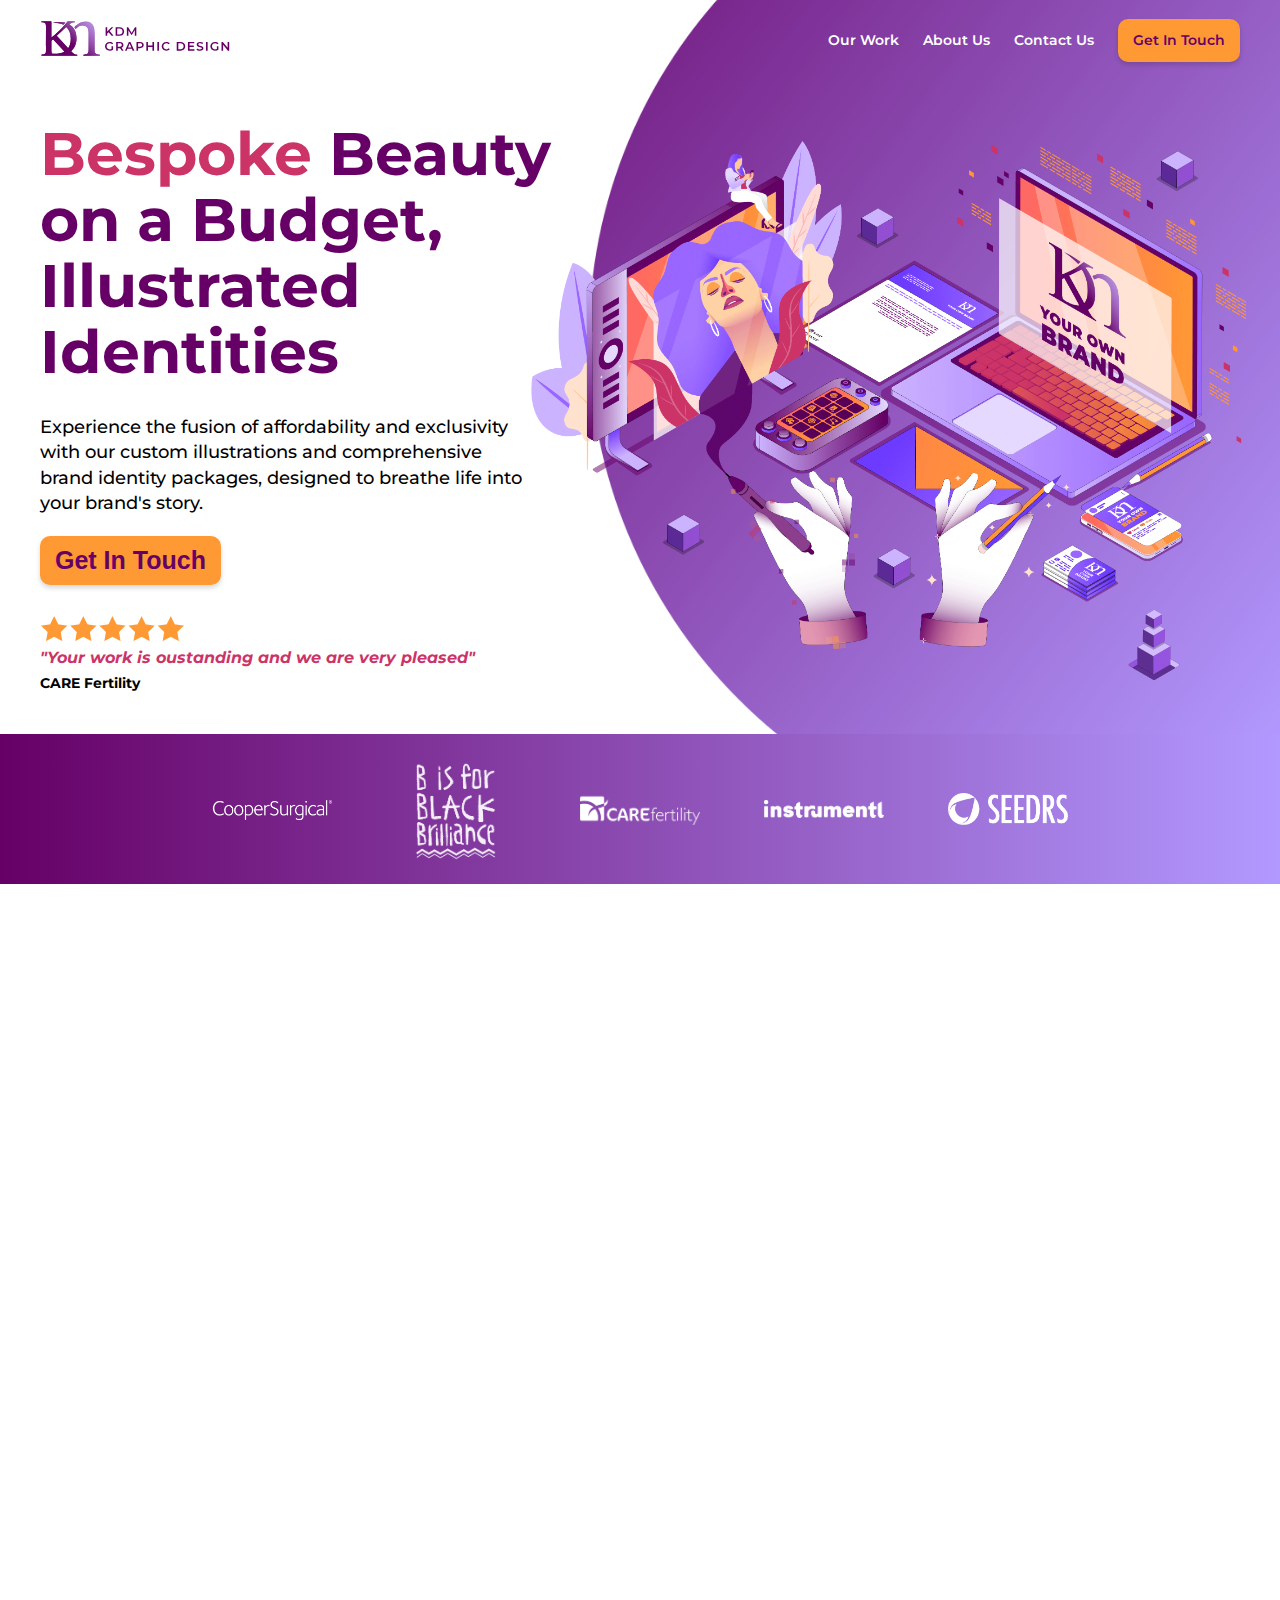
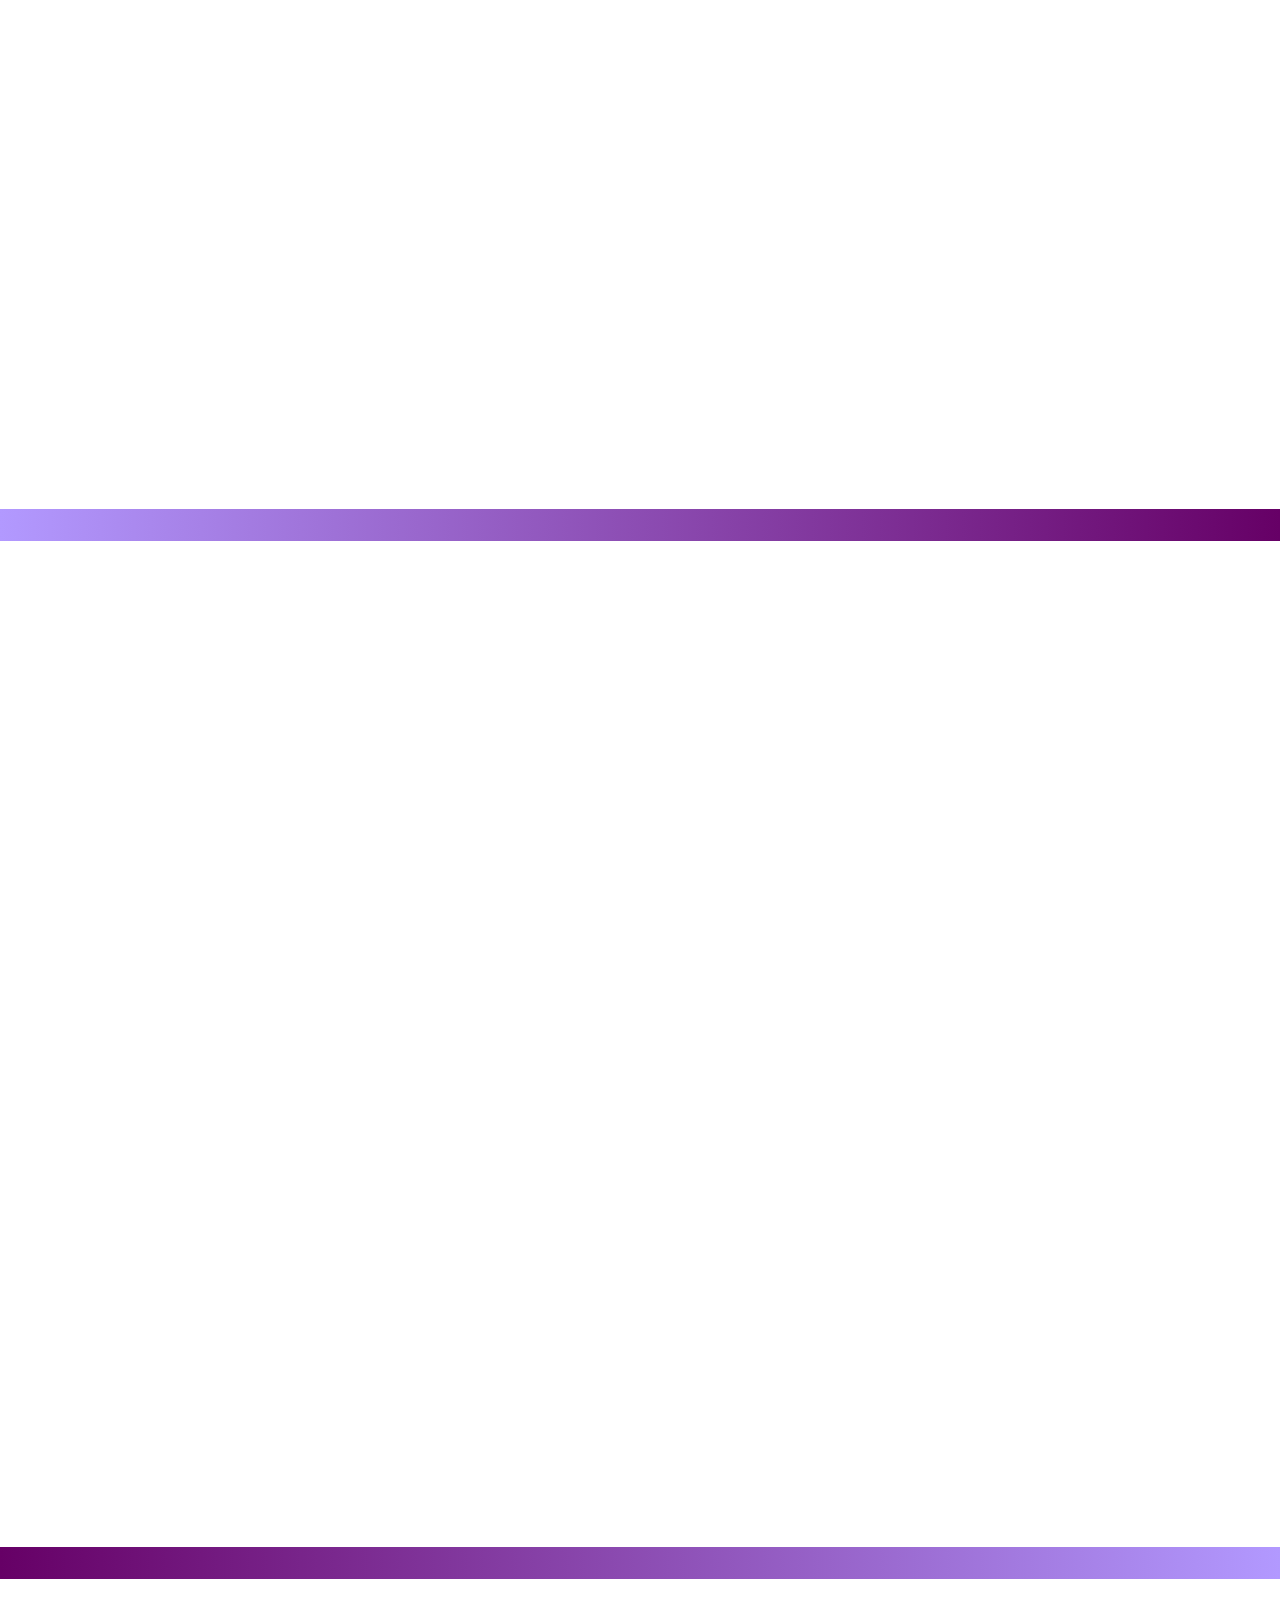
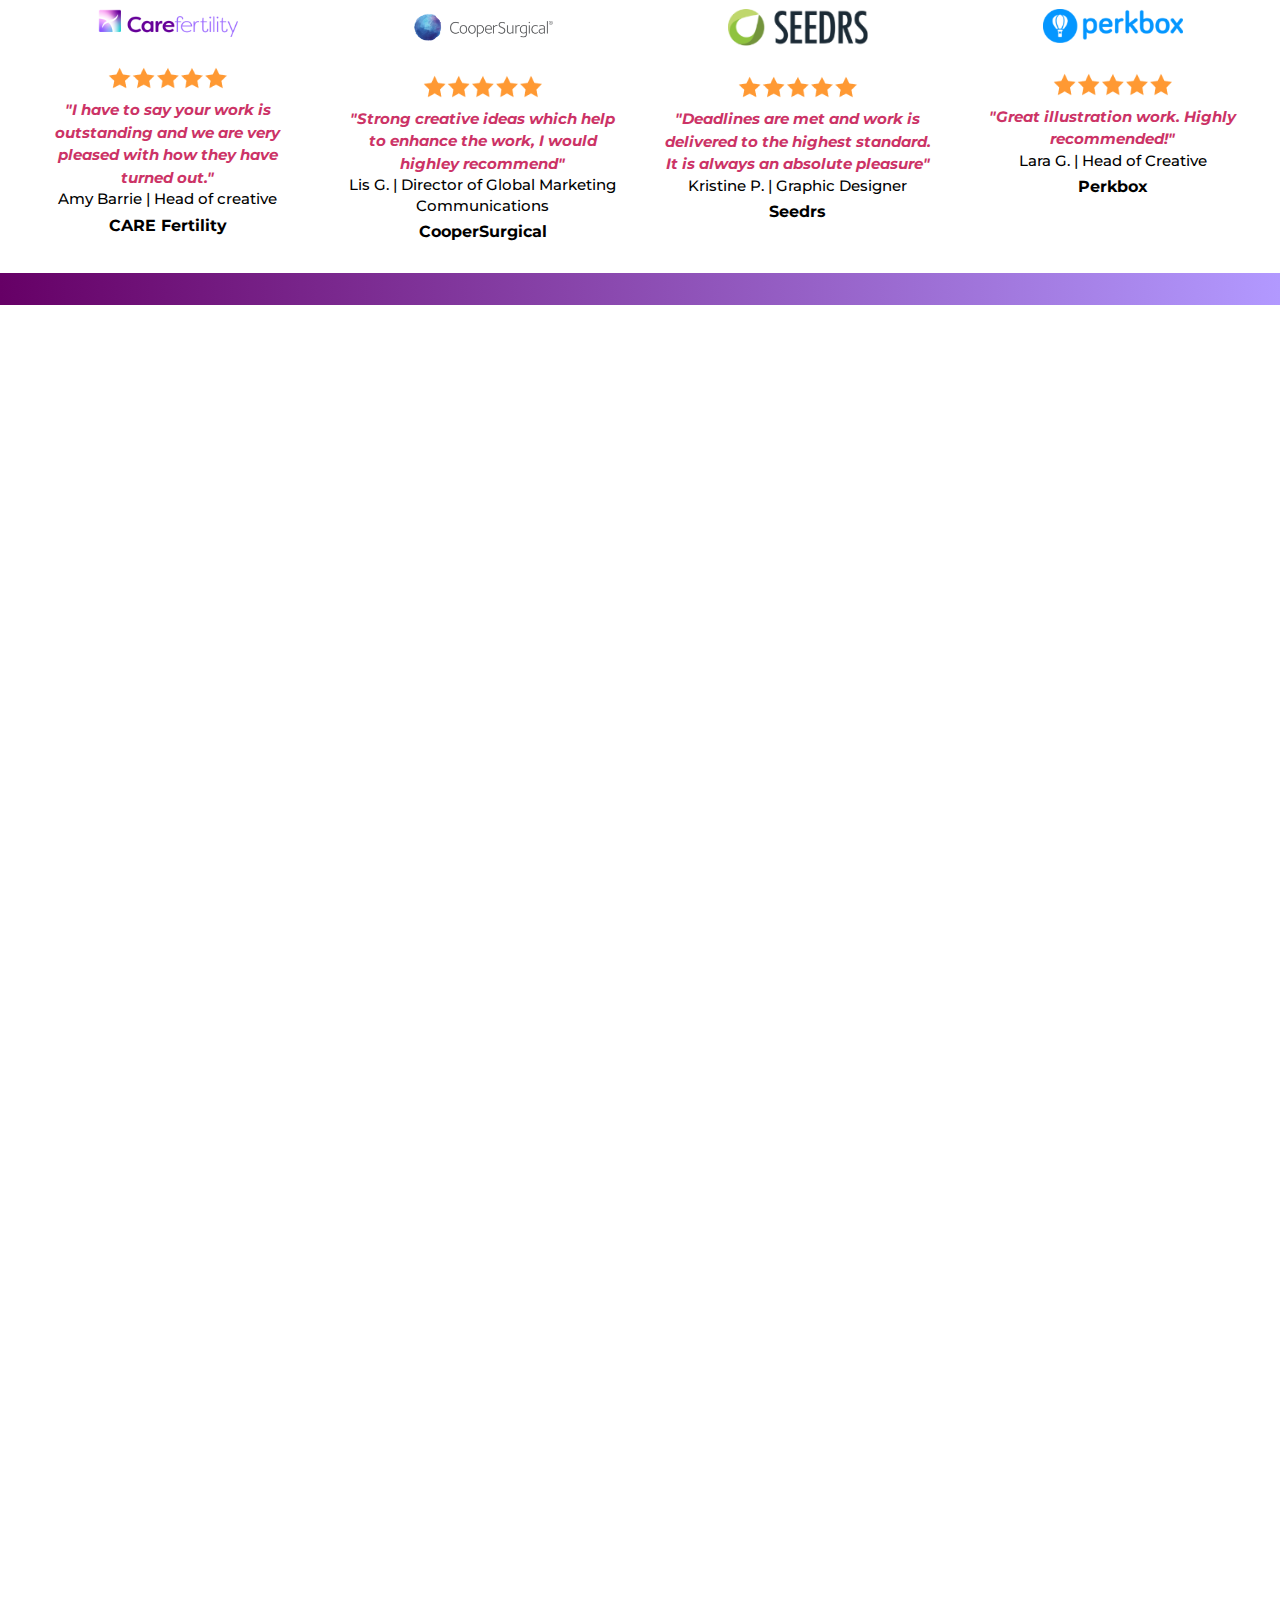
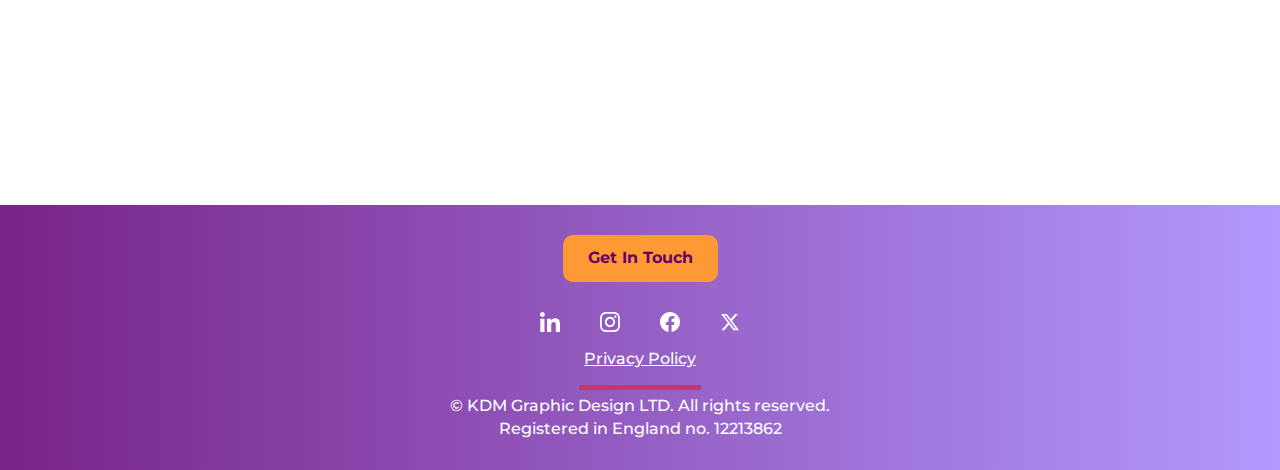
<file: index.html>
<!DOCTYPE html>
<html lang="en">
  <head>
    <meta charset="UTF-8" />
    <meta name="viewport" content="width=device-width, initial-scale=1.0" />
    <title>Home | KDM Graphic Design</title>

    <link
      rel="icon"
      id="seoSiteIcon"
      href="https://dvqlxo2m2q99q.cloudfront.net/000_clients/145842/page/d229XZWnZoomlS.png"
    />

    <link rel="preconnect" href="https://fonts.googleapis.com" />
    <link rel="preconnect" href="https://fonts.gstatic.com" crossorigin />
    <link
      href="https://fonts.googleapis.com/css2?family=Montserrat:wght@400;500;600;700;800&display=swap"
      rel="stylesheet"
    />

    <link rel="stylesheet" href="style/style.css" />
    <link rel="stylesheet" href="style/footer.css" />

    <script defer src="script/topScroll.js"></script>
    <script defer src="script/homeRevealScroll.js"></script>
  </head>
  <body>
    <div class="page-top"></div>

    <!-- MOBILE NAV--POSITION ABSOLUTELT/FIXED -->
    <nav class="mobile-links">
      <div class="cross active">
        <span class="bar cross-bar"></span>
        <span class="bar cross-bar"></span>
        <span class="bar cross-bar"></span>
      </div>
      <ul class="mob-cont">
        <li class="mob-navs">
          <a href="our-work.html" class="mob-nav-links">Our Work</a>
        </li>
        <li class="mob-navs">
          <a href="about.html" class="mob-nav-links">About Us</a>
        </li>
        <li class="mob-navs">
          <a href="contact.html" class="mob-nav-links">Contact Us</a>
        </li>
      </ul>
    </nav>
    <main>
      <!-- HEADER SECTION BEGIN -->
      <header class="general-padding">
        <!-- Navigations and logo -->
        <nav class="desktop-nav">
          <img src="skins/kdm_logo.svg" alt="kdm_logo" class="kdm-logo" />
          <ul>
            <li class="navs">
              <a href="our-work.html" class="nav-links">Our Work</a>
            </li>
            <li class="navs">
              <a href="about.html" class="nav-links">About Us</a>
            </li>
            <li class="navs">
              <a href="contact.html" class="nav-links">Contact Us</a>
            </li>
            <li class="navs button">
              <a href="contact.html" class="nav-links nav-touch"
                >Get In Touch</a
              >
            </li>
          </ul>
        </nav>

        <!-- THIS WOULD BE TOGGLED ON OR OFF DEPENDING ON THE SCREEN SIZE -->
        <nav class="tablet-nav">
          <img
            src="skins/kdm_logo_white.svg"
            alt="kdm_logo"
            class="kdm-logo-white"
          />

          <div class="hamburger" id="hamburger">
            <span class="bar"></span>
            <span class="bar"></span>
            <span class="bar"></span>
          </div>
        </nav>

        <!-- Text and illustration -->
        <div class="hero-container">
          <!-- Text -->
          <div class="texts section slide">
            <div class="desktop">
              <h1 class="hero-heading">
                <span class="highlighted">Bespoke</span> Beauty<br />on a
                Budget,<br />
                Illustrated<br />Identities
              </h1>
            </div>

            <!-- FOR MOBILE AND TABLET -->
            <div class="mobile">
              <h1 class="hero-heading">
                <span class="highlighted">Bespoke</span> Beauty
              </h1>
              <h1 class="hero-heading">on a Budget,</h1>
              <h1 class="hero-heading">Illustrated</h1>
              <h1 class="hero-heading">Identities</h1>
            </div>

            <p class="hero-text">
              Experience the fusion of affordability and exclusivity with our
              custom illustrations and comprehensive brand identity packages,
              designed to breathe life into your brand's story.
            </p>
            <button>
              <a href="contact.html" class="page-nav">Get In Touch</a>
            </button>
            <img src="skins/hero_stars.png" alt="review-stars" class="stars" />
            <p class="hero-quote">
              "Your work is oustanding and we are very pleased"
            </p>
            <p class="reviewer">CARE Fertility</p>
          </div>

          <div class="illustration">
            <img
              src="skins/hero_image.png"
              alt="hero-image"
              class="hero-image"
            />
          </div>
        </div>
      </header>
      <!-- HEADER SECTION ENDS -->

      <!-- BRANDS SECTION BEGINS -->
      <section class="brands desktop-brands">
        <img
          src="skins/coopersurgical_logo_1.png"
          alt="coopers-surgical"
          class="brand-image"
        />
        <img
          src="skins/bifbb_logo.png"
          alt="b-is-for-black-brilliant"
          class="brand-image"
        />
        <img
          src="skins/carefertility_logo_1.png"
          alt="care-fertility"
          class="brand-image"
        />
        <img
          src="skins/instrumentl_logo.png"
          alt="instrumentl"
          class="brand-image"
        />
        <img src="skins/seedrs_logo_1.png" alt="seedrs" class="brand-image" />
      </section>

      <!-- FOR MOBILE AND TABLETS -->
      <section class="brands tablet-brands">
        <div class="logo-segment">
          <img
            src="skins/seedrs_logo_1.png"
            alt="seedrs"
            class="brand-image seedrs-tablet"
          />
          <img
            src="skins/coopersurgical_logo_1.png"
            alt="coopers-surgical"
            class="brand-image cooper-tablet"
          />
        </div>

        <img
          src="skins/bifbb_logo.png"
          alt="b-is-for-black-brilliant"
          class="brand-image"
        />

        <div class="logo-segment">
          <img
            src="skins/carefertility_logo_1.png"
            alt="care-fertility"
            class="brand-image care-tablet"
          />
          <img
            src="skins/instrumentl_logo.png"
            alt="instrumentl"
            class="brand-image"
          />
        </div>
      </section>
      <!-- BRAND SECTION ENDS -->

      <!-- SERVCIES SECTION BEGINS -->
      <section class="services section">
        <h2>
          In need of <span class="highlighted">unique</span> Illustrations or
          Branding?
        </h2>
        <div class="line"></div>
        <div class="service-cards">
          <article class="cards">
            <img
              src="skins/service_1_icon.png"
              alt="illustrations"
              class="card-icon icon-1"
            />
            <h3 class="card-header">Bespoke illustrations</h3>
            <p class="card-text">
              We offer bespoke illustrations, crafting unique visual narratives
              tailored to each brand's essence and story.
            </p>
          </article>

          <article class="cards top">
            <img
              src="skins/service_2_icon.png"
              alt="illustrations"
              class="card-icon icon-2"
            />
            <h3 class="card-header">Brand identity packages</h3>
            <p class="card-text">
              We shape authentic brand identities with bespoke illustrations and
              tailored visual elements, ensuring that your brand stands out
              distinctively and cohesively.
            </p>
          </article>

          <article class="cards">
            <img
              src="skins/service_3_icon.png"
              alt="illustrations"
              class="card-icon icon-3"
            />
            <h3 class="card-header">Art & design Visual assets</h3>
            <p class="card-text">
              From brand icon sets and visual graphic to social media and print
              templates, we've got you covered.
            </p>
          </article>
        </div>

        <div class="services-illustration">
          <img
            src="skins/services_illo.png"
            alt="services-illustration"
            class="serv-illo"
          />
        </div>
      </section>

      <!-- SERVICES SECTION END -->
      <div class="divider divider-gradient-1"></div>

      <!-- LP SECTION STARTS -->
      <section class="lp section">
        <h2>Why <span class="highlighted">Us</span>?</h2>
        <div class="line"></div>
        <p class="lp-text first">
          For small businesses, startups, and individuals alike, KDM Graphic
          Design LTD stands as your design partner of choice.
        </p>
        <p class="lp-text last">
          We understand the unique challenges and aspirations each entity holds
        </p>

        <div class="lp-wrapper">
          <img
            src="skins/LP Illustration 1_1.png"
            alt="illustration"
            class="lp-illo"
          />
          <div class="lp-text-block">
            <article class="text-component">
              <div class="text-wrapper top-wrapper">
                <p class="figure">100+</p>
                <p class="head break">Successful Illustrations</p>
              </div>
              <p class="desc">
                With over 100+ bespoke illustrations crafted, we have the
                experience to elevate your brand story.
              </p>
            </article>

            <article class="text-component">
              <div class="text-wrapper">
                <p class="figure">95%</p>
                <p class="head break">Satisfied Clients</p>
              </div>
              <p class="desc">
                95% of our clients have reported significant value for their
                investment, affirming that quality with us doesn't break the
                bank.
              </p>
            </article>

            <article class="text-component">
              <p class="head title">Personalized Approach</p>
              <p class="desc">
                Our bespoke illustrations are tailored to capture the essence of
                your brand, whether you're an entrepreneur starting fresh, a
                small business aiming to scale, or an individual seeking
                distinction.
              </p>
            </article>

            <article class="text-component">
              <p class="head title">Start-to-Finish Solutions</p>
              <p class="desc">
                From custom brand identity packages to comprehensive brand
                guidelines, we ensure a cohesive visual narrative that resonate
                and leaves an impression.
              </p>
            </article>
          </div>
        </div>
      </section>
      <!-- LP SECTION ENDS -->
      <div class="divider divider-gradient-2"></div>

      <!-- REVIEW SECTION BEGINS -->
      <section class="reviews">
        <article class="review-card desktop-reviews">
          <img
            src="skins/carefertility_logo_2.png"
            alt="care-fertility-logo"
            class="logo"
          />
          <img src="skins/t_stars_3.png" alt="stars" class="star" />
          <p class="review-text">
            "I have to say your work is outstanding and we are very pleased with
            how they have turned out."
          </p>
          <p class="name">Amy Barrie | Head of creative</p>
          <p class="company">CARE Fertility</p>
        </article>

        <article class="review-card desktop-reviews">
          <img
            src="skins/coopersurgical_logo_2.png"
            alt="coopers-surgical-logo"
            class="logo"
          />
          <img src="skins/t_stars_3.png" alt="stars" class="star" />
          <p class="review-text">
            "Strong creative ideas which help to enhance the work, I would
            highley recommend"
          </p>
          <p class="name">
            Lis G. | Director of Global Marketing Communications
          </p>
          <p class="company">CooperSurgical</p>
        </article>

        <article class="review-card tablet-review seedrs-review">
          <img src="skins/seedrs_logo_2.png" alt="seedrs-logo" class="logo" />
          <img src="skins/t_stars_3.png" alt="stars" class="star" />
          <p class="review-text">
            "Deadlines are met and work is delivered to the highest standard. It
            is always an absolute pleasure"
          </p>
          <p class="name">Kristine P. | Graphic Designer</p>
          <p class="company">Seedrs</p>
        </article>

        <article class="review-card tablet-review perkbox-review">
          <img src="skins/perbox_logo.png" alt="perkbox-logo" class="logo" />
          <img src="skins/t_stars_3.png" alt="stars" class="star" />
          <p class="review-text">
            "Great illustration work. Highly recommended!"
          </p>
          <p class="name">Lara G. | Head of Creative</p>
          <p class="company">Perkbox</p>
        </article>
      </section>
      <!-- REVIEW SECTION ENDS -->
      <div class="divider divider-gradient-2"></div>

      <!-- PROJECTS SECTION BEGINS -->
      <section class="projects desktop-projects section">
        <h2 class="project-heading">
          See Our <span class="highlighted">Projects</span>
        </h2>
        <div class="line project-line"></div>

        <div class="flex-wrapper">
          <div class="project-text">
            <p class="project-desc">
              Dive into the rich tapestry of our design portfolio, where each
              piece tells a tale of passion, precision, and purpose. From the
              professional branding journey we curated for "Bia Aquaponics"
              encapsulating its dynamic essence, to the sleek, modern
              illustrations crafted for "CARE Fertility".
            </p>

            <div class="project-wrapper">
              <article class="project">
                <h3 class="project-title">Bia Aquaponics</h3>
                <p class="title-desc">
                  For Bia Aquaponics, we crafted a comprehensive brand identity
                  package, encapsulating their sustainable ethos.
                </p>
                <button class="view">
                  <a href="portfolio/bia-aquaponics.html" class="page-nav"
                    >View Project</a
                  >
                </button>
              </article>

              <article class="project">
                <h3 class="project-title">Trebor Llams</h3>
                <p class="title-desc">
                  For Trebor Llams, we embarked on a creative journey, designing
                  a diverse array of logos with varying styles, colors, symbols,
                  and motion graphics.
                </p>
                <button class="view">
                  <a href="portfolio/trebor-llams.html" class="page-nav"
                    >View Project</a
                  >
                </button>
              </article>
            </div>

            <div class="project-wrapper">
              <article class="project">
                <h3 class="project-title">CARE Fertility</h3>
                <p class="title-desc">
                  For Care Fertility, we conceptualized and executed a design
                  campaign, crafting numerous bespoke illustrations for posters
                  that served as compelling visual aids, enhancing internal
                  staff training programs with clarity and creativity.
                </p>
                <button class="view">
                  <a href="portfolio/care-fertility.html" class="page-nav"
                    >View Project</a
                  >
                </button>
              </article>

              <article class="project">
                <h3 class="project-title">B Is for Black Brilliance</h3>
                <p class="title-desc">
                  We collaborated with author and CEO Shawna Wells to produce "B
                  is for Black Brilliance," a children's book of 26 bespoke
                  illustrations, melding our designs seamlessly with Shawna's
                  vision to craft a captivating literary journey.
                </p>
                <button class="view">
                  <a href="portfolio/black-brilliance.html" class="page-nav"
                    >View Project</a
                  >
                </button>
              </article>
            </div>
          </div>

          <img
            src="skins/Project-Thumbs_1.png"
            alt="preject"
            class="project-thumb"
          />
        </div>
      </section>

      <section class="mobile-projects section">
        <h2 class="project-heading-mobile">
          See Our <span class="highlighted">Projects</span>
        </h2>
        <div class="line mobile-project-line"></div>
        <p class="project-desc desc-mobile">
          Dive into the rich tapestry of our design portfolio, where each piece
          tells a tale of passion, precision, and purpose. From the professional
          branding journey we curated for "Bia Aquaponics" encapsulating its
          dynamic essence, to the sleek, modern illustrations crafted for "CARE
          Fertility".
        </p>

        <div class="project-mobile-container">
          <article class="project-mobile care-mobile">
            <img
              src="skins/CF-Illo.png"
              alt="care-fertility-logo"
              class="img-mobile"
            />

            <div class="project-text-mobile">
              <h3 class="project-title">CARE Fertility</h3>
              <p class="title-desc">
                For Care Fertility, we conceptualized and executed a design
                campaign, crafting numerous bespoke illustrations for posters
                that served as compelling visual aids, enhancing internal staff
                training programs with clarity and creativity.
              </p>
              <button class="view">
                <a href="portfolio/care-fertility.html" class="page-nav"
                  >View Project</a
                >
              </button>
            </div>
          </article>

          <article class="project-mobile b-mobile">
            <div class="project-text-mobile b-text">
              <h3 class="project-title">B Is for Black<br />Brilliance</h3>
              <p class="title-desc">
                We collaborated with author and CEO Shawna Wells to produce "B
                is for Black Brilliance," a children's book of 26 bespoke
                illustrations, melding our designs seamlessly with Shawna's
                vision to craft a captivating literary journey.
              </p>
              <button class="view">
                <a href="portfolio/black-brilliance.html" class="page-nav"
                  >View Project</a
                >
              </button>
            </div>

            <img
              src="skins/BI4BB-Illo.png"
              alt="bifbb_logo"
              class="img-mobile b-img"
            />
          </article>
        </div>
      </section>
      <!-- PROJECT SECTION ENDS -->

      <!-- CONTACT SECTION BEGINS -->
      <section class="contact section">
        <h2 class="contact-text highlighted">Contact Us Today</h2>
        <h2 class="contact-text">
          Let's co-create a visual journey<br />that truly embodies your vision.
        </h2>
        <button class="contact-button">
          <a href="contact.html" class="page-nav">Get In Touch</a>
        </button>
      </section>
      <!-- CONTACT SECTION ENDS -->

      <!-- FOOTER BEGINS -->
      <footer>
        <a href="contact.html" class="nav-links nav-touch-foot">Get In Touch</a>

        <div class="icons">
          <a
            href="https://www.linkedin.com/in/kellie-dm-marsh/"
            class="socials"
            target="_blank"
          >
            <svg
              width="24"
              height="24"
              viewBox="0 0 24 24"
              fill="none"
              xmlns="http://www.w3.org/2000/svg"
              class="social-icon"
            >
              <path
                d="M5.37214 23.9997H0.396429V7.97649H5.37214V23.9997ZM2.88161 5.79078C1.29054 5.79078 0 4.47292 0 2.88185C1.13882e-08 2.1176 0.303597 1.38465 0.844003 0.844247C1.38441 0.303841 2.11736 0.000244141 2.88161 0.000244141C3.64586 0.000244141 4.3788 0.303841 4.91921 0.844247C5.45962 1.38465 5.76321 2.1176 5.76321 2.88185C5.76321 4.47292 4.47214 5.79078 2.88161 5.79078ZM23.9946 23.9997H19.0296V16.1997C19.0296 14.3408 18.9921 11.9569 16.4427 11.9569C13.8557 11.9569 13.4593 13.9765 13.4593 16.0658V23.9997H8.48893V7.97649H13.2611V10.1622H13.3307C13.995 8.90328 15.6177 7.57471 18.0386 7.57471C23.0743 7.57471 24 10.8908 24 15.1979V23.9997H23.9946Z"
                fill="#fff"
                class="path"
              ></path>
            </svg>
          </a>

          <a
            href="https://www.instagram.com/kdmgraphicdesign/"
            class="socials"
            target="_blank"
          >
            <svg
              width="24"
              height="24"
              viewBox="0 0 24 24"
              fill="none"
              xmlns="http://www.w3.org/2000/svg"
              class="social-icon"
            >
              <path
                d="M12.0027 5.84808C8.59743 5.84808 5.85075 8.59477 5.85075 12C5.85075 15.4053 8.59743 18.1519 12.0027 18.1519C15.4079 18.1519 18.1546 15.4053 18.1546 12C18.1546 8.59477 15.4079 5.84808 12.0027 5.84808ZM12.0027 15.9996C9.80212 15.9996 8.00312 14.2059 8.00312 12C8.00312 9.7941 9.79677 8.00046 12.0027 8.00046C14.2086 8.00046 16.0022 9.7941 16.0022 12C16.0022 14.2059 14.2032 15.9996 12.0027 15.9996ZM19.8412 5.59644C19.8412 6.39421 19.1987 7.03135 18.4062 7.03135C17.6085 7.03135 16.9713 6.38885 16.9713 5.59644C16.9713 4.80402 17.6138 4.16153 18.4062 4.16153C19.1987 4.16153 19.8412 4.80402 19.8412 5.59644ZM23.9157 7.05277C23.8247 5.13063 23.3856 3.42801 21.9775 2.02522C20.5747 0.622429 18.8721 0.183388 16.9499 0.0870135C14.9689 -0.0254238 9.03112 -0.0254238 7.05008 0.0870135C5.1333 0.178034 3.43068 0.617075 2.02253 2.01986C0.614389 3.42265 0.180703 5.12527 0.0843279 7.04742C-0.0281093 9.02845 -0.0281093 14.9662 0.0843279 16.9472C0.175349 18.8694 0.614389 20.572 2.02253 21.9748C3.43068 23.3776 5.12794 23.8166 7.05008 23.913C9.03112 24.0254 14.9689 24.0254 16.9499 23.913C18.8721 23.822 20.5747 23.3829 21.9775 21.9748C23.3803 20.572 23.8193 18.8694 23.9157 16.9472C24.0281 14.9662 24.0281 9.03381 23.9157 7.05277ZM21.3564 19.0728C20.9388 20.1223 20.1303 20.9307 19.0755 21.3537C17.496 21.9802 13.7481 21.8356 12.0027 21.8356C10.2572 21.8356 6.50396 21.9748 4.92984 21.3537C3.88042 20.9361 3.07195 20.1276 2.64897 19.0728C2.02253 17.4934 2.16709 13.7455 2.16709 12C2.16709 10.2546 2.02789 6.50129 2.64897 4.92717C3.06659 3.87776 3.87507 3.06928 4.92984 2.6463C6.50931 2.01986 10.2572 2.16443 12.0027 2.16443C13.7481 2.16443 17.5014 2.02522 19.0755 2.6463C20.1249 3.06392 20.9334 3.8724 21.3564 4.92717C21.9828 6.50665 21.8383 10.2546 21.8383 12C21.8383 13.7455 21.9828 17.4987 21.3564 19.0728Z"
                fill="#fff"
                class="path"
              ></path>
            </svg>
          </a>

          <a
            href="https://www.facebook.com/KdmGraphicDesign/"
            class="socials"
            target="_blank"
          >
            <svg
              width="24"
              height="24"
              viewBox="0 0 24 24"
              fill="none"
              xmlns="http://www.w3.org/2000/svg"
              class="social-icon"
            >
              <path
                d="M24 12.0726C24 5.44354 18.629 0.0725708 12 0.0725708C5.37097 0.0725708 0 5.44354 0 12.0726C0 18.0619 4.38823 23.0264 10.125 23.9274V15.5414H7.07661V12.0726H10.125V9.4287C10.125 6.42144 11.9153 4.76031 14.6574 4.76031C15.9706 4.76031 17.3439 4.99451 17.3439 4.99451V7.94612H15.8303C14.34 7.94612 13.875 8.87128 13.875 9.82015V12.0726H17.2031L16.6708 15.5414H13.875V23.9274C19.6118 23.0264 24 18.0619 24 12.0726Z"
                fill="#fff"
                class="path"
              ></path>
            </svg>
          </a>

          <a
            href="https://twitter.com/KDMgraphicDs"
            class="socials"
            target="_blank"
          >
            <svg
              width="24"
              height="24"
              viewBox="0 0 24 24"
              fill="none"
              xmlns="http://www.w3.org/2000/svg"
              class="social-icon"
            >
              <path
                d="M18.244 2.25H21.552L14.325 10.51L22.827 21.75H16.17L10.956 14.933L4.99003 21.75H1.68003L9.41003 12.915L1.25403 2.25H8.08003L12.793 8.481L18.244 2.25ZM17.083 19.77H18.916L7.08403 4.126H5.11703L17.083 19.77Z"
                fill="#fff"
                class="path"
              ></path>
            </svg>
          </a>
        </div>
        <a href="privacy.html" class="privacy">Privacy Policy</a>

        <div class="red-stroke"></div>
        <p class="copyright">
          &copy; KDM Graphic Design LTD. All rights reserved.
        </p>
        <p class="registered">Registered in England no. 12213862</p>
      </footer>
    </main>
    <script src="script/indexNav.js"></script>
  </body>
</html>
</file>
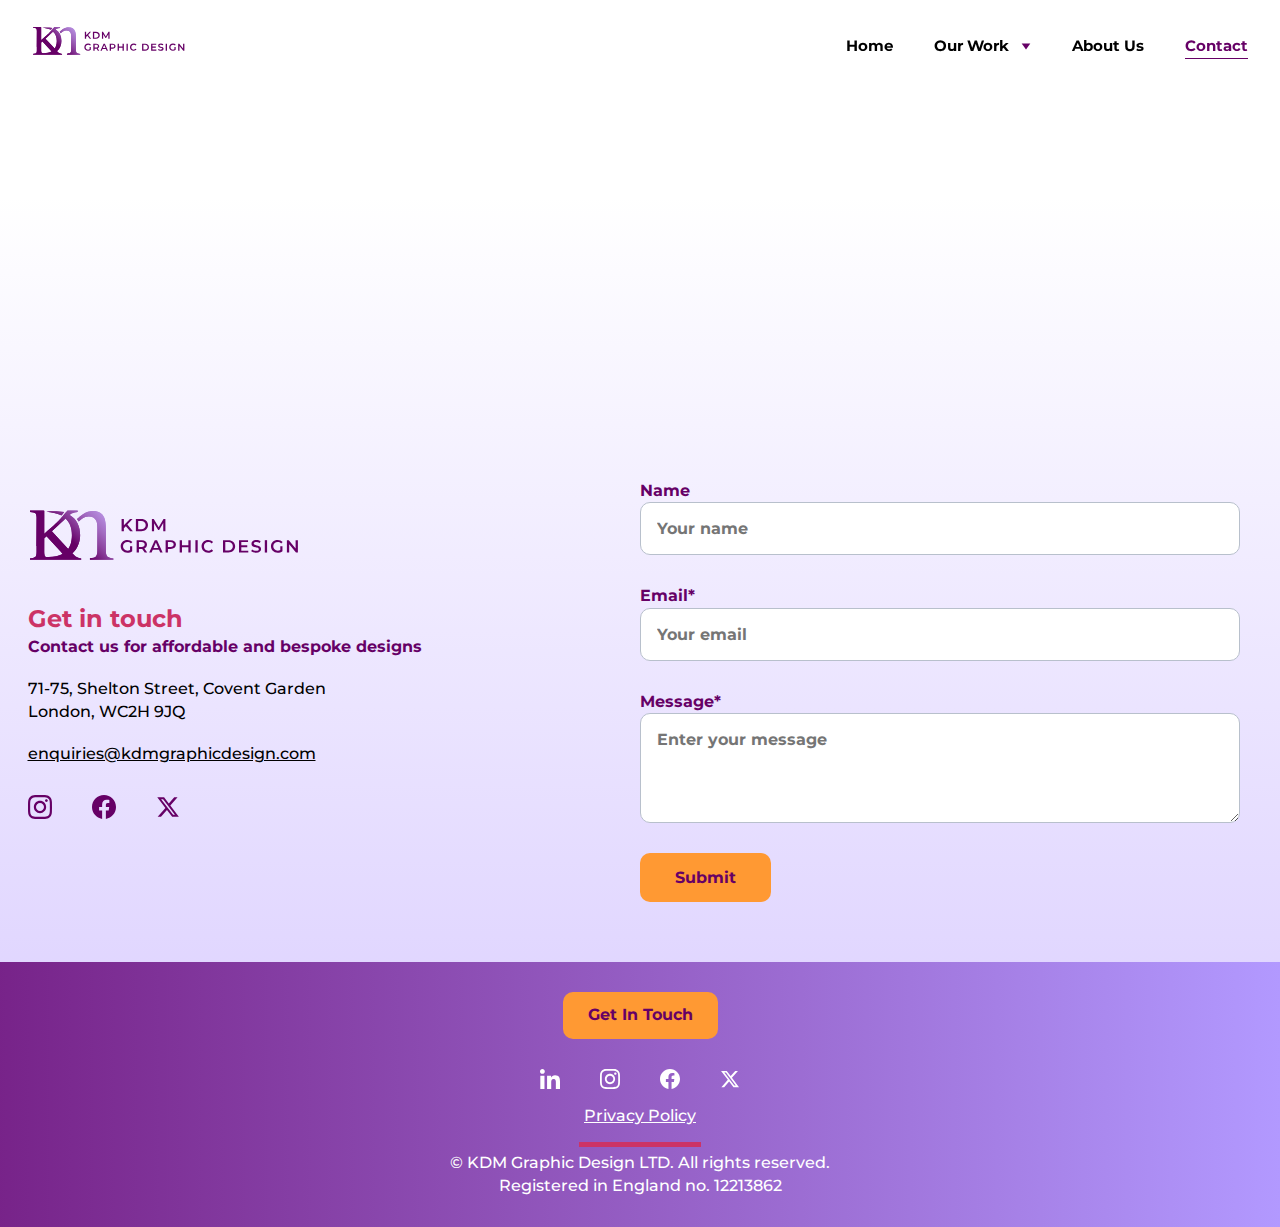
<file: contact.html>
<!DOCTYPE html>
<html lang="en">
  <head>
    <meta charset="UTF-8" />
    <meta name="viewport" content="width=device-width, initial-scale=1.0" />
    <title>
      Contact us for custom design services | KDM Graphics Design LTD
    </title>

    <link
      rel="icon"
      id="seoSiteIcon"
      href="https://dvqlxo2m2q99q.cloudfront.net/000_clients/145842/page/d229XZWnZoomlS.png"
    />

    <link rel="preconnect" href="https://fonts.googleapis.com" />
    <link rel="preconnect" href="https://fonts.gstatic.com" crossorigin />
    <link
      href="https://fonts.googleapis.com/css2?family=Montserrat:wght@400;500;600;700;800&display=swap"
      rel="stylesheet"
    />

    <link rel="stylesheet" href="style/general.css" />
    <link rel="stylesheet" href="style/navs.css" />
    <link rel="stylesheet" href="style/contact.css" />
    <link rel="stylesheet" href="style/footer.css" />
  </head>
  <body>
    <div class="page-top"></div>
    <script async src="script/topScroll.js"></script>

    <main>
      <header>
        <nav class="nav">
          <div class="nav-cont">
            <a href="/"
              ><img src="skins/kdm_logo.svg" alt="kdm_logo" class="kdm-logo"
            /></a>
            <ul class="navs-wrapper">
              <li class="navs"><a href="/" class="nav-links">Home</a></li>
              <li class="navs work-nav">
                <a href="our-work.html" class="nav-links">Our Work</a>
                <svg
                  class="drop-down"
                  width="10"
                  height="7"
                  viewBox="0 0 10 7"
                  fill="none"
                  xmlns="http://www.w3.org/2000/svg"
                  data-v-cf3ff533=""
                >
                  <path
                    d="M5 6.5L0.669873 0.5L9.33013 0.500001L5 6.5Z"
                    fill="#660066"
                    data-v-cf3ff533=""
                  ></path>
                </svg>

                <ul class="sub-nav">
                  <a href="portfolio/bia-aquaponics.html" class="sub"
                    >Bia Aquaponics</a
                  >
                  <a href="portfolio/trebor-llams.html" class="sub"
                    >Trebor Llams</a
                  >
                  <a href="portfolio/black-brilliance.html" class="sub"
                    >B is for Black Brilliance
                  </a>
                  <a href="portfolio/natural-bs.html" class="sub">Natural Bs</a>
                  <a href="portfolio/coopersurgical.html" class="sub"
                    >CooperSurgical</a
                  >
                  <a href="portfolio/care-fertility.html" class="sub"
                    >CARE Fertility</a
                  >
                </ul>
              </li>
              <li class="navs">
                <a href="about.html" class="nav-links">About Us</a>
              </li>
              <li class="navs">
                <a href="#" class="nav-links active">Contact</a>
              </li>
            </ul>

            <div class="hamburger" id="hamburger">
              <span class="bar"></span>
              <span class="bar"></span>
              <span class="bar"></span>
            </div>
          </div>
        </nav>

        <nav class="mobile">
          <ul class="mobile-nav-cont">
            <li class="mobile-navs">
              <a href="/" class="nav-links nav-links-mobile">Home</a>
            </li>
            <li class="mobile-navs mobile-work">
              <svg
                class="mobile-drop-down"
                width="10"
                height="7"
                viewBox="0 0 10 7"
                fill="none"
                xmlns="http://www.w3.org/2000/svg"
                data-v-cf3ff533=""
              >
                <path
                  d="M5 6.5L0.669873 0.5L9.33013 0.500001L5 6.5Z"
                  fill="#660066"
                  data-v-cf3ff533=""
                ></path>
              </svg>
              <a href="#" class="nav-links nav-links-mobile">Our Work</a>

              <ul class="mobile-sub-nav">
                <a href="portfolio/bia-aquaponics.html" class="mobile-sub sub"
                  >Bia Aquaponics</a
                >
                <a href="portfolio/trebor-llams.html" class="mobile-sub sub"
                  >Trebor Llams</a
                >
                <a href="portfolio/black-brilliance.html" class="mobile-sub sub"
                  >B is for Black Brilliance
                </a>
                <a href="portfolio/natural-bs.html" class="mobile-sub sub"
                  >Natural Bs</a
                >
                <a href="portfolio/coopersurgical.html" class="mobile-sub sub"
                  >CooperSurgical</a
                >
                <a href="portfolio/care-fertility.html" class="mobile-sub sub"
                  >CARE Fertility</a
                >
              </ul>
            </li>
            <li class="mobile-navs">
              <a href="about.html" class="nav-links nav-links-mobile"
                >About Us</a
              >
            </li>
            <li class="mobile-navs">
              <a href="#" class="nav-links nav-links-mobile active">Contact</a>
            </li>
          </ul>
        </nav>
      </header>

      <section class="body">
        <div class="bg-img"></div>
        <section class="wrapper">
          <figure class="content transparent">
            <img src="skins/kdm_logo.svg" alt="kdm_logo" class="form-logo" />
            <p class="contact">Get in touch</p>
            <p class="desc">Contact us for affordable and bespoke designs</p>
            <p class="address">
              71-75, Shelton Street, Covent Garden London, WC2H 9JQ
            </p>
            <a href="mailto:enquiries@kdmgraphicdesign.com" class="email"
              >enquiries@kdmgraphicdesign.com</a
            >
            <div class="socials-icon">
              <a
                href="https://www.instagram.com/kdmgraphicdesign/"
                class="form-socials"
                target="_blank"
              >
                <svg
                  width="24"
                  height="24"
                  viewBox="0 0 24 24"
                  fill="none"
                  xmlns="http://www.w3.org/2000/svg"
                  class="form-social-icon"
                >
                  <path
                    d="M12.0027 5.84808C8.59743 5.84808 5.85075 8.59477 5.85075 12C5.85075 15.4053 8.59743 18.1519 12.0027 18.1519C15.4079 18.1519 18.1546 15.4053 18.1546 12C18.1546 8.59477 15.4079 5.84808 12.0027 5.84808ZM12.0027 15.9996C9.80212 15.9996 8.00312 14.2059 8.00312 12C8.00312 9.7941 9.79677 8.00046 12.0027 8.00046C14.2086 8.00046 16.0022 9.7941 16.0022 12C16.0022 14.2059 14.2032 15.9996 12.0027 15.9996ZM19.8412 5.59644C19.8412 6.39421 19.1987 7.03135 18.4062 7.03135C17.6085 7.03135 16.9713 6.38885 16.9713 5.59644C16.9713 4.80402 17.6138 4.16153 18.4062 4.16153C19.1987 4.16153 19.8412 4.80402 19.8412 5.59644ZM23.9157 7.05277C23.8247 5.13063 23.3856 3.42801 21.9775 2.02522C20.5747 0.622429 18.8721 0.183388 16.9499 0.0870135C14.9689 -0.0254238 9.03112 -0.0254238 7.05008 0.0870135C5.1333 0.178034 3.43068 0.617075 2.02253 2.01986C0.614389 3.42265 0.180703 5.12527 0.0843279 7.04742C-0.0281093 9.02845 -0.0281093 14.9662 0.0843279 16.9472C0.175349 18.8694 0.614389 20.572 2.02253 21.9748C3.43068 23.3776 5.12794 23.8166 7.05008 23.913C9.03112 24.0254 14.9689 24.0254 16.9499 23.913C18.8721 23.822 20.5747 23.3829 21.9775 21.9748C23.3803 20.572 23.8193 18.8694 23.9157 16.9472C24.0281 14.9662 24.0281 9.03381 23.9157 7.05277ZM21.3564 19.0728C20.9388 20.1223 20.1303 20.9307 19.0755 21.3537C17.496 21.9802 13.7481 21.8356 12.0027 21.8356C10.2572 21.8356 6.50396 21.9748 4.92984 21.3537C3.88042 20.9361 3.07195 20.1276 2.64897 19.0728C2.02253 17.4934 2.16709 13.7455 2.16709 12C2.16709 10.2546 2.02789 6.50129 2.64897 4.92717C3.06659 3.87776 3.87507 3.06928 4.92984 2.6463C6.50931 2.01986 10.2572 2.16443 12.0027 2.16443C13.7481 2.16443 17.5014 2.02522 19.0755 2.6463C20.1249 3.06392 20.9334 3.8724 21.3564 4.92717C21.9828 6.50665 21.8383 10.2546 21.8383 12C21.8383 13.7455 21.9828 17.4987 21.3564 19.0728Z"
                    fill="#660066"
                    class="form-icon"
                  ></path>
                </svg>
              </a>

              <a
                href="https://www.facebook.com/KdmGraphicDesign/"
                class="form-socials"
                target="_blank"
              >
                <svg
                  width="24"
                  height="24"
                  viewBox="0 0 24 24"
                  fill="none"
                  xmlns="http://www.w3.org/2000/svg"
                  class="form-social-icon"
                >
                  <path
                    d="M24 12.0726C24 5.44354 18.629 0.0725708 12 0.0725708C5.37097 0.0725708 0 5.44354 0 12.0726C0 18.0619 4.38823 23.0264 10.125 23.9274V15.5414H7.07661V12.0726H10.125V9.4287C10.125 6.42144 11.9153 4.76031 14.6574 4.76031C15.9706 4.76031 17.3439 4.99451 17.3439 4.99451V7.94612H15.8303C14.34 7.94612 13.875 8.87128 13.875 9.82015V12.0726H17.2031L16.6708 15.5414H13.875V23.9274C19.6118 23.0264 24 18.0619 24 12.0726Z"
                    fill="#660066"
                    class="form-icon"
                  ></path>
                </svg>
              </a>

              <a
                href="https://twitter.com/KDMgraphicDs"
                class="form-socials"
                target="_blank"
              >
                <svg
                  width="24"
                  height="24"
                  viewBox="0 0 24 24"
                  fill="none"
                  xmlns="http://www.w3.org/2000/svg"
                  class="form-social-icon"
                >
                  <path
                    d="M18.244 2.25H21.552L14.325 10.51L22.827 21.75H16.17L10.956 14.933L4.99003 21.75H1.68003L9.41003 12.915L1.25403 2.25H8.08003L12.793 8.481L18.244 2.25ZM17.083 19.77H18.916L7.08403 4.126H5.11703L17.083 19.77Z"
                    fill="#660066"
                    class="form-icon"
                  ></path>
                </svg>
              </a>
            </div>
          </figure>
          <form class="form-content transparent">
            <div class="entry">
              <label for="name">Name</label>
              <input
                type="text"
                id="name"
                class="input-form name"
                placeholder="Your name"
              />
            </div>

            <div class="entry">
              <label for="email">Email*</label>
              <input
                type="email"
                id="email"
                class="input-form email"
                placeholder="Your email"
              />
              <p class="error hidden email-error">This field is required</p>
            </div>

            <div class="entry">
              <label for="message">Message*</label>
              <textarea
                name="message"
                id="message"
                rows="4"
                class="input-form message"
                placeholder="Enter your message"
              ></textarea>
              <p class="error hidden message-error">This field is required</p>
            </div>

            <input type="submit" value="Submit" class="submit form-button" />
          </form>
        </section>
      </section>

      <footer>
        <a href="#" class="nav-links nav-touch-foot">Get In Touch</a>

        <div class="icons">
          <a
            href="https://www.linkedin.com/in/kellie-dm-marsh/"
            class="socials"
            target="_blank"
          >
            <svg
              width="24"
              height="24"
              viewBox="0 0 24 24"
              fill="none"
              xmlns="http://www.w3.org/2000/svg"
              class="social-icon"
            >
              <path
                d="M5.37214 23.9997H0.396429V7.97649H5.37214V23.9997ZM2.88161 5.79078C1.29054 5.79078 0 4.47292 0 2.88185C1.13882e-08 2.1176 0.303597 1.38465 0.844003 0.844247C1.38441 0.303841 2.11736 0.000244141 2.88161 0.000244141C3.64586 0.000244141 4.3788 0.303841 4.91921 0.844247C5.45962 1.38465 5.76321 2.1176 5.76321 2.88185C5.76321 4.47292 4.47214 5.79078 2.88161 5.79078ZM23.9946 23.9997H19.0296V16.1997C19.0296 14.3408 18.9921 11.9569 16.4427 11.9569C13.8557 11.9569 13.4593 13.9765 13.4593 16.0658V23.9997H8.48893V7.97649H13.2611V10.1622H13.3307C13.995 8.90328 15.6177 7.57471 18.0386 7.57471C23.0743 7.57471 24 10.8908 24 15.1979V23.9997H23.9946Z"
                fill="#fff"
                class="path"
              ></path>
            </svg>
          </a>

          <a
            href="https://www.instagram.com/kdmgraphicdesign/"
            class="socials"
            target="_blank"
          >
            <svg
              width="24"
              height="24"
              viewBox="0 0 24 24"
              fill="none"
              xmlns="http://www.w3.org/2000/svg"
              class="social-icon"
            >
              <path
                d="M12.0027 5.84808C8.59743 5.84808 5.85075 8.59477 5.85075 12C5.85075 15.4053 8.59743 18.1519 12.0027 18.1519C15.4079 18.1519 18.1546 15.4053 18.1546 12C18.1546 8.59477 15.4079 5.84808 12.0027 5.84808ZM12.0027 15.9996C9.80212 15.9996 8.00312 14.2059 8.00312 12C8.00312 9.7941 9.79677 8.00046 12.0027 8.00046C14.2086 8.00046 16.0022 9.7941 16.0022 12C16.0022 14.2059 14.2032 15.9996 12.0027 15.9996ZM19.8412 5.59644C19.8412 6.39421 19.1987 7.03135 18.4062 7.03135C17.6085 7.03135 16.9713 6.38885 16.9713 5.59644C16.9713 4.80402 17.6138 4.16153 18.4062 4.16153C19.1987 4.16153 19.8412 4.80402 19.8412 5.59644ZM23.9157 7.05277C23.8247 5.13063 23.3856 3.42801 21.9775 2.02522C20.5747 0.622429 18.8721 0.183388 16.9499 0.0870135C14.9689 -0.0254238 9.03112 -0.0254238 7.05008 0.0870135C5.1333 0.178034 3.43068 0.617075 2.02253 2.01986C0.614389 3.42265 0.180703 5.12527 0.0843279 7.04742C-0.0281093 9.02845 -0.0281093 14.9662 0.0843279 16.9472C0.175349 18.8694 0.614389 20.572 2.02253 21.9748C3.43068 23.3776 5.12794 23.8166 7.05008 23.913C9.03112 24.0254 14.9689 24.0254 16.9499 23.913C18.8721 23.822 20.5747 23.3829 21.9775 21.9748C23.3803 20.572 23.8193 18.8694 23.9157 16.9472C24.0281 14.9662 24.0281 9.03381 23.9157 7.05277ZM21.3564 19.0728C20.9388 20.1223 20.1303 20.9307 19.0755 21.3537C17.496 21.9802 13.7481 21.8356 12.0027 21.8356C10.2572 21.8356 6.50396 21.9748 4.92984 21.3537C3.88042 20.9361 3.07195 20.1276 2.64897 19.0728C2.02253 17.4934 2.16709 13.7455 2.16709 12C2.16709 10.2546 2.02789 6.50129 2.64897 4.92717C3.06659 3.87776 3.87507 3.06928 4.92984 2.6463C6.50931 2.01986 10.2572 2.16443 12.0027 2.16443C13.7481 2.16443 17.5014 2.02522 19.0755 2.6463C20.1249 3.06392 20.9334 3.8724 21.3564 4.92717C21.9828 6.50665 21.8383 10.2546 21.8383 12C21.8383 13.7455 21.9828 17.4987 21.3564 19.0728Z"
                fill="#fff"
                class="path"
              ></path>
            </svg>
          </a>

          <a
            href="https://www.facebook.com/KdmGraphicDesign/"
            class="socials"
            target="_blank"
          >
            <svg
              width="24"
              height="24"
              viewBox="0 0 24 24"
              fill="none"
              xmlns="http://www.w3.org/2000/svg"
              class="social-icon"
            >
              <path
                d="M24 12.0726C24 5.44354 18.629 0.0725708 12 0.0725708C5.37097 0.0725708 0 5.44354 0 12.0726C0 18.0619 4.38823 23.0264 10.125 23.9274V15.5414H7.07661V12.0726H10.125V9.4287C10.125 6.42144 11.9153 4.76031 14.6574 4.76031C15.9706 4.76031 17.3439 4.99451 17.3439 4.99451V7.94612H15.8303C14.34 7.94612 13.875 8.87128 13.875 9.82015V12.0726H17.2031L16.6708 15.5414H13.875V23.9274C19.6118 23.0264 24 18.0619 24 12.0726Z"
                fill="#fff"
                class="path"
              ></path>
            </svg>
          </a>

          <a
            href="https://twitter.com/KDMgraphicDs"
            class="socials"
            target="_blank"
          >
            <svg
              width="24"
              height="24"
              viewBox="0 0 24 24"
              fill="none"
              xmlns="http://www.w3.org/2000/svg"
              class="social-icon"
            >
              <path
                d="M18.244 2.25H21.552L14.325 10.51L22.827 21.75H16.17L10.956 14.933L4.99003 21.75H1.68003L9.41003 12.915L1.25403 2.25H8.08003L12.793 8.481L18.244 2.25ZM17.083 19.77H18.916L7.08403 4.126H5.11703L17.083 19.77Z"
                fill="#fff"
                class="path"
              ></path>
            </svg>
          </a>
        </div>
        <a href="privacy.html" class="privacy">Privacy Policy</a>

        <div class="red-stroke"></div>
        <p class="copyright">
          &copy; KDM Graphic Design LTD. All rights reserved.
        </p>
        <p class="registered">Registered in England no. 12213862</p>
      </footer>
    </main>

    <script src="script/nav.js"></script>
  </body>
</html>
</file>
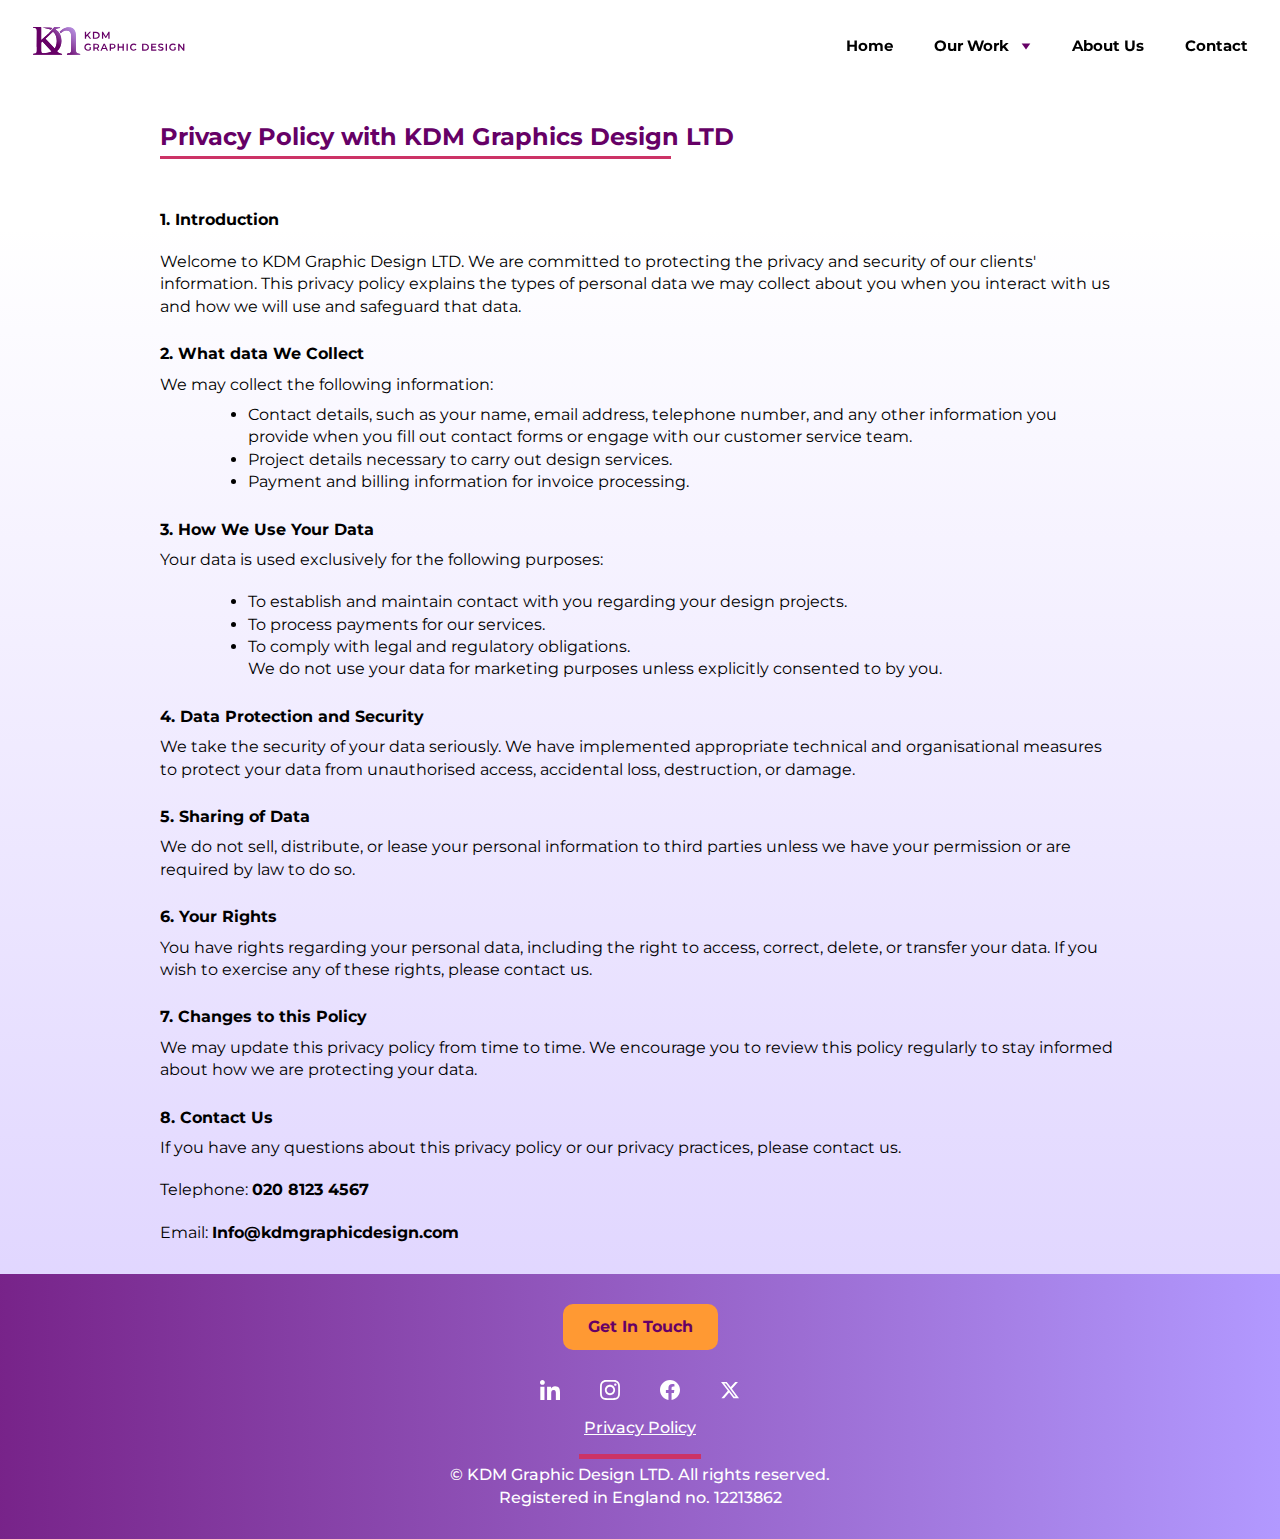
<file: privacy.html>
<!DOCTYPE html>
<html lang="en">
  <head>
    <meta charset="UTF-8" />
    <meta name="viewport" content="width=device-width, initial-scale=1.0" />
    <title>Privacy | KDM Graphics Design LTD</title>

    <link
      rel="icon"
      id="seoSiteIcon"
      href="https://dvqlxo2m2q99q.cloudfront.net/000_clients/145842/page/d229XZWnZoomlS.png"
    />

    <link rel="preconnect" href="https://fonts.googleapis.com" />
    <link rel="preconnect" href="https://fonts.gstatic.com" crossorigin />
    <link
      href="https://fonts.googleapis.com/css2?family=Montserrat:wght@400;500;600;700;800&display=swap"
      rel="stylesheet"
    />

    <link rel="stylesheet" href="style/general.css" />
    <link rel="stylesheet" href="style/navs.css" />
    <link rel="stylesheet" href="style/privacy.css" />
    <link rel="stylesheet" href="style/footer.css" />
  </head>
  <body>
    <div class="page-top"></div>
    <script async src="script/topScroll.js"></script>

    <main>
      <header>
        <nav class="nav">
          <div class="nav-cont">
            <a href="/"
              ><img src="skins/kdm_logo.svg" alt="kdm_logo" class="kdm-logo"
            /></a>
            <ul class="navs-wrapper">
              <li class="navs"><a href="/" class="nav-links">Home</a></li>
              <li class="navs work-nav">
                <a href="our-work.html" class="nav-links">Our Work</a>
                <svg
                  class="drop-down"
                  width="10"
                  height="7"
                  viewBox="0 0 10 7"
                  fill="none"
                  xmlns="http://www.w3.org/2000/svg"
                  data-v-cf3ff533=""
                >
                  <path
                    d="M5 6.5L0.669873 0.5L9.33013 0.500001L5 6.5Z"
                    fill="#660066"
                    data-v-cf3ff533=""
                  ></path>
                </svg>

                <ul class="sub-nav">
                  <a href="portfolio/bia-aquaponics.html" class="sub"
                    >Bia Aquaponics</a
                  >
                  <a href="portfolio/trebor-llams.html" class="sub"
                    >Trebor Llams</a
                  >
                  <a href="portfolio/black-brilliance.html" class="sub"
                    >B is for Black Brilliance
                  </a>
                  <a href="portfolio/natural-bs.html" class="sub">Natural Bs</a>
                  <a href="portfolio/coopersurgical.html" class="sub"
                    >CooperSurgical</a
                  >
                  <a href="portfolio/care-fertility.html" class="sub"
                    >CARE Fertility</a
                  >
                </ul>
              </li>
              <li class="navs">
                <a href="about.html" class="nav-links">About Us</a>
              </li>
              <li class="navs">
                <a href="contact.html" class="nav-links">Contact</a>
              </li>
            </ul>

            <div class="hamburger" id="hamburger">
              <span class="bar"></span>
              <span class="bar"></span>
              <span class="bar"></span>
            </div>
          </div>
        </nav>

        <nav class="mobile">
          <ul class="mobile-nav-cont">
            <li class="mobile-navs">
              <a href="/" class="nav-links nav-links-mobile">Home</a>
            </li>
            <li class="mobile-navs mobile-work">
              <svg
                class="mobile-drop-down"
                width="10"
                height="7"
                viewBox="0 0 10 7"
                fill="none"
                xmlns="http://www.w3.org/2000/svg"
                data-v-cf3ff533=""
              >
                <path
                  d="M5 6.5L0.669873 0.5L9.33013 0.500001L5 6.5Z"
                  fill="#660066"
                  data-v-cf3ff533=""
                ></path>
              </svg>
              <a href="#" class="nav-links nav-links-mobile">Our Work</a>

              <ul class="mobile-sub-nav">
                <a href="portfolio/bia-aquaponics.html" class="mobile-sub sub"
                  >Bia Aquaponics</a
                >
                <a href="portfolio/trebor-llams.html" class="mobile-sub sub"
                  >Trebor Llams</a
                >
                <a href="portfolio/black-brilliance.html" class="mobile-sub sub"
                  >B is for Black Brilliance
                </a>
                <a href="portfolio/natural-bs.html" class="mobile-sub sub"
                  >Natural Bs</a
                >
                <a href="portfolio/coopersurgical.html" class="mobile-sub sub"
                  >CooperSurgical</a
                >
                <a href="portfolio/care-fertility.html" class="mobile-sub sub"
                  >CARE Fertility</a
                >
              </ul>
            </li>
            <li class="mobile-navs">
              <a href="about.html" class="nav-links nav-links-mobile"
                >About Us</a
              >
            </li>
            <li class="mobile-navs">
              <a href="contact.html" class="nav-links nav-links-mobile"
                >Contact</a
              >
            </li>
          </ul>
        </nav>
      </header>

      <section class="body">
        <section class="wrapper">
          <div class="heading-width">
            <h1 class="page-heading">
              Privacy Policy with KDM Graphics Design LTD
            </h1>
            <div class="border"></div>
          </div>

          <div class="container">
            <article class="privacy">
              <h3 class="sub-heading intro">1. Introduction</h3>
              <p class="heading-desc">
                Welcome to KDM Graphic Design LTD. We are committed to
                protecting the privacy and security of our clients' information.
                This privacy policy explains the types of personal data we may
                collect about you when you interact with us and how we will use
                and safeguard that data.
              </p>
            </article>

            <article class="privacy">
              <h3 class="sub-heading">2. What data We Collect</h3>
              <p class="heading-desc">
                We may collect the following information:
              </p>
              <ul class="add-info data-info">
                <li class="info">
                  Contact details, such as your name, email address, telephone
                  number, and any other information you provide when you fill
                  out contact forms or engage with our customer service team.
                </li>
                <li class="info">
                  Project details necessary to carry out design services.
                </li>
                <li class="info">
                  Payment and billing information for invoice processing.
                </li>
              </ul>
            </article>

            <article class="privacy">
              <h3 class="sub-heading">3. How We Use Your Data</h3>
              <p class="heading-desc">
                Your data is used exclusively for the following purposes:
              </p>
              <ul class="add-info use-data">
                <li class="info">
                  To establish and maintain contact with you regarding your
                  design projects.
                </li>
                <li class="info">To process payments for our services.</li>
                <li class="info">
                  To comply with legal and regulatory obligations.
                </li>
                <p class="heading-desc">
                  We do not use your data for marketing purposes unless
                  explicitly consented to by you.
                </p>
              </ul>
            </article>

            <article class="privacy">
              <h3 class="sub-heading">4. Data Protection and Security</h3>
              <p class="heading-desc">
                We take the security of your data seriously. We have implemented
                appropriate technical and organisational measures to protect
                your data from unauthorised access, accidental loss,
                destruction, or damage.
              </p>
            </article>

            <article class="privacy">
              <h3 class="sub-heading">5. Sharing of Data</h3>
              <p class="heading-desc">
                We do not sell, distribute, or lease your personal information
                to third parties unless we have your permission or are required
                by law to do so.
              </p>
            </article>

            <article class="privacy">
              <h3 class="sub-heading">6. Your Rights</h3>
              <p class="heading-desc">
                You have rights regarding your personal data, including the
                right to access, correct, delete, or transfer your data. If you
                wish to exercise any of these rights, please contact us.
              </p>
            </article>

            <article class="privacy">
              <h3 class="sub-heading">7. Changes to this Policy</h3>
              <p class="heading-desc">
                We may update this privacy policy from time to time. We
                encourage you to review this policy regularly to stay informed
                about how we are protecting your data.
              </p>
            </article>

            <article class="privacy">
              <h3 class="sub-heading">8. Contact Us</h3>
              <p class="heading-desc">
                If you have any questions about this privacy policy or our
                privacy practices, please contact us.
              </p>
              <p class="heading-desc telephone">
                Telephone:
                <a href="tel:02081234567" class="desc-link">020 8123 4567</a>
              </p>
              <p class="heading-desc email">
                Email:
                <a href="mailto:Info@kdmgraphicdesign.com" class="desc-link"
                  >Info@kdmgraphicdesign.com</a
                >
              </p>
            </article>
          </div>
        </section>
      </section>

      <footer>
        <a href="contact.html" class="nav-links nav-touch-foot">Get In Touch</a>

        <div class="icons">
          <a
            href="https://www.linkedin.com/in/kellie-dm-marsh/"
            class="socials"
            target="_blank"
          >
            <svg
              width="24"
              height="24"
              viewBox="0 0 24 24"
              fill="none"
              xmlns="http://www.w3.org/2000/svg"
              class="social-icon"
            >
              <path
                d="M5.37214 23.9997H0.396429V7.97649H5.37214V23.9997ZM2.88161 5.79078C1.29054 5.79078 0 4.47292 0 2.88185C1.13882e-08 2.1176 0.303597 1.38465 0.844003 0.844247C1.38441 0.303841 2.11736 0.000244141 2.88161 0.000244141C3.64586 0.000244141 4.3788 0.303841 4.91921 0.844247C5.45962 1.38465 5.76321 2.1176 5.76321 2.88185C5.76321 4.47292 4.47214 5.79078 2.88161 5.79078ZM23.9946 23.9997H19.0296V16.1997C19.0296 14.3408 18.9921 11.9569 16.4427 11.9569C13.8557 11.9569 13.4593 13.9765 13.4593 16.0658V23.9997H8.48893V7.97649H13.2611V10.1622H13.3307C13.995 8.90328 15.6177 7.57471 18.0386 7.57471C23.0743 7.57471 24 10.8908 24 15.1979V23.9997H23.9946Z"
                fill="#fff"
                class="path"
              ></path>
            </svg>
          </a>

          <a
            href="https://www.instagram.com/kdmgraphicdesign/"
            class="socials"
            target="_blank"
          >
            <svg
              width="24"
              height="24"
              viewBox="0 0 24 24"
              fill="none"
              xmlns="http://www.w3.org/2000/svg"
              class="social-icon"
            >
              <path
                d="M12.0027 5.84808C8.59743 5.84808 5.85075 8.59477 5.85075 12C5.85075 15.4053 8.59743 18.1519 12.0027 18.1519C15.4079 18.1519 18.1546 15.4053 18.1546 12C18.1546 8.59477 15.4079 5.84808 12.0027 5.84808ZM12.0027 15.9996C9.80212 15.9996 8.00312 14.2059 8.00312 12C8.00312 9.7941 9.79677 8.00046 12.0027 8.00046C14.2086 8.00046 16.0022 9.7941 16.0022 12C16.0022 14.2059 14.2032 15.9996 12.0027 15.9996ZM19.8412 5.59644C19.8412 6.39421 19.1987 7.03135 18.4062 7.03135C17.6085 7.03135 16.9713 6.38885 16.9713 5.59644C16.9713 4.80402 17.6138 4.16153 18.4062 4.16153C19.1987 4.16153 19.8412 4.80402 19.8412 5.59644ZM23.9157 7.05277C23.8247 5.13063 23.3856 3.42801 21.9775 2.02522C20.5747 0.622429 18.8721 0.183388 16.9499 0.0870135C14.9689 -0.0254238 9.03112 -0.0254238 7.05008 0.0870135C5.1333 0.178034 3.43068 0.617075 2.02253 2.01986C0.614389 3.42265 0.180703 5.12527 0.0843279 7.04742C-0.0281093 9.02845 -0.0281093 14.9662 0.0843279 16.9472C0.175349 18.8694 0.614389 20.572 2.02253 21.9748C3.43068 23.3776 5.12794 23.8166 7.05008 23.913C9.03112 24.0254 14.9689 24.0254 16.9499 23.913C18.8721 23.822 20.5747 23.3829 21.9775 21.9748C23.3803 20.572 23.8193 18.8694 23.9157 16.9472C24.0281 14.9662 24.0281 9.03381 23.9157 7.05277ZM21.3564 19.0728C20.9388 20.1223 20.1303 20.9307 19.0755 21.3537C17.496 21.9802 13.7481 21.8356 12.0027 21.8356C10.2572 21.8356 6.50396 21.9748 4.92984 21.3537C3.88042 20.9361 3.07195 20.1276 2.64897 19.0728C2.02253 17.4934 2.16709 13.7455 2.16709 12C2.16709 10.2546 2.02789 6.50129 2.64897 4.92717C3.06659 3.87776 3.87507 3.06928 4.92984 2.6463C6.50931 2.01986 10.2572 2.16443 12.0027 2.16443C13.7481 2.16443 17.5014 2.02522 19.0755 2.6463C20.1249 3.06392 20.9334 3.8724 21.3564 4.92717C21.9828 6.50665 21.8383 10.2546 21.8383 12C21.8383 13.7455 21.9828 17.4987 21.3564 19.0728Z"
                fill="#fff"
                class="path"
              ></path>
            </svg>
          </a>

          <a
            href="https://www.facebook.com/KdmGraphicDesign/"
            class="socials"
            target="_blank"
          >
            <svg
              width="24"
              height="24"
              viewBox="0 0 24 24"
              fill="none"
              xmlns="http://www.w3.org/2000/svg"
              class="social-icon"
            >
              <path
                d="M24 12.0726C24 5.44354 18.629 0.0725708 12 0.0725708C5.37097 0.0725708 0 5.44354 0 12.0726C0 18.0619 4.38823 23.0264 10.125 23.9274V15.5414H7.07661V12.0726H10.125V9.4287C10.125 6.42144 11.9153 4.76031 14.6574 4.76031C15.9706 4.76031 17.3439 4.99451 17.3439 4.99451V7.94612H15.8303C14.34 7.94612 13.875 8.87128 13.875 9.82015V12.0726H17.2031L16.6708 15.5414H13.875V23.9274C19.6118 23.0264 24 18.0619 24 12.0726Z"
                fill="#fff"
                class="path"
              ></path>
            </svg>
          </a>

          <a
            href="https://twitter.com/KDMgraphicDs"
            class="socials"
            target="_blank"
          >
            <svg
              width="24"
              height="24"
              viewBox="0 0 24 24"
              fill="none"
              xmlns="http://www.w3.org/2000/svg"
              class="social-icon"
            >
              <path
                d="M18.244 2.25H21.552L14.325 10.51L22.827 21.75H16.17L10.956 14.933L4.99003 21.75H1.68003L9.41003 12.915L1.25403 2.25H8.08003L12.793 8.481L18.244 2.25ZM17.083 19.77H18.916L7.08403 4.126H5.11703L17.083 19.77Z"
                fill="#fff"
                class="path"
              ></path>
            </svg>
          </a>
        </div>
        <a href="#" class="privacy">Privacy Policy</a>

        <div class="red-stroke"></div>
        <p class="copyright">
          &copy; KDM Graphic Design LTD. All rights reserved.
        </p>
        <p class="registered">Registered in England no. 12213862</p>
      </footer>
    </main>

    <script src="script/nav.js"></script>
  </body>
</html>
</file>
<file: style/style.css>
/* DEFAULT STYLING, APPLIES TO EVERY ELEMENTS ON THE PAGE IF NOT OVERRIDDEN */

* {
  margin: 0;
  padding: 0;
  box-sizing: border-box;
}

html {
  font-size: 62.5%;
}

body {
  width: 100%;
  margin: auto;
  font-family: "Montserrat", sans-serif;
  font-weight: 500;
  font-size: 1.6rem;
  line-height: 1.4;
  transition: all ease-in-out 0.3s;
  overflow-x: hidden;
}

main {
  max-width: 2000px;
  min-width: 350px;
  margin: 0px auto;
}

.general-padding {
  padding: 0 40px 0 40px;
}

.mobile-links {
  display: none;
  position: fixed;
  background-color: #fff;
  width: 0px;
  height: 100%;
  padding-left: 30px;
  top: 0px;
  right: 0px;
  z-index: 10000;
  transition: all ease-in-out 0.3s;
  padding-top: 150px;
}

.mob-cont {
  width: 100%;
  display: flex;
  flex-direction: column;
  gap: 20px;
  /* justify-content: flex-start; */
}

ul li.mob-navs {
  display: block;
  width: 100%;
}

ul li.mob-navs a.mob-nav-links:link,
ul li.mob-navs a.mob-nav-links:visited {
  color: black;
  display: block;
  /* text-align: center; */
  text-decoration: none;
  font-size: 2rem;
  font-weight: 700;
  transition: all ease-in-out 0.2s;
}

ul li.mob-navs a.mob-nav-links:hover,
ul li.mob-navs a.mob-nav-links:active {
  color: #660066;
  text-decoration: underline;
}

/* HEADER SECTION  STARTS*/

header {
  padding-top: 10px;
  background-image: url("../skins/Hero-BG-Ellipse_Large.png");
  background-repeat: no-repeat;
  background-size: 80%;
  background-position-x: 230%;
  background-position-y: 60%;
}

/* navigations */

nav {
  width: 100%;
  display: flex;
  align-items: center;
  justify-content: space-between;
}

.tablet-nav {
  display: none;
}

.hamburger {
  display: none;
  cursor: pointer;
  padding: 10px;
}

.bar {
  display: block;
  background-color: #fff;
  height: 2px;
  width: 25px;
  margin: 5px 0;
  transition: 0.3s;
}

.cross {
  position: absolute;
  top: 20px;
  right: 30px;
  display: none;
}

.cross-bar {
  background-color: #333;
}

.cross.active .bar:nth-child(1) {
  transform: rotate(-45deg) translateX(-4px) translateY(6px);
}

.cross.active .bar:nth-child(2) {
  opacity: 0;
}

.cross.active .bar:nth-child(3) {
  transform: rotate(45deg) translateX(-4px) translateY(-6px);
}

.kdm-logo {
  width: 190px;
}

ul li {
  list-style-type: none;
  display: inline-block;
  margin-right: 2rem;
  cursor: pointer;
  transition: all ease-in-out 0.3s;
}

.nav-links:link,
.nav-links:visited {
  text-decoration: none;
  color: white;
  font-size: 1.4rem;
  font-weight: 600;
}

.nav-links:hover {
  font-weight: 700;
}

.nav-touch:link,
.nav-touch:visited,
.page-nav:link,
.page-nav:visited {
  color: rgba(102, 0, 102);
  text-decoration: none;
}

.button,
button {
  background-color: rgba(255, 153, 51);
  padding: 10px 15px;
  border-radius: 10px;
  margin-right: 0px;
  box-shadow: 0px 3px 5px rgba(0, 0, 0, 0.156);
}

.button:hover,
button:hover {
  background-color: rgba(255, 153, 51, 0.764);
}

/* texts and ilustrations */

.hero-container {
  display: flex;
  align-items: center;
}

/* texts */

.texts {
  width: 65%;
  padding: 40px 0;
}

.hero-heading {
  color: rgba(102, 0, 102);
  font-size: 6rem;
  line-height: 1.1;
  width: 120%;
  margin-bottom: 30px;
}

.mobile {
  display: none;
}

.highlighted {
  color: #cc3366;
}

.hero-text {
  width: 90%;
  font-size: 1.8rem;
  font-weight: 500;
  line-height: 1.4;
  margin-bottom: 20px;
}

button {
  display: inline-block;
  cursor: pointer;
  font-size: 2.5rem;
  border: none;
  color: rgba(102, 0, 102);
  background-color: rgba(255, 153, 51);
  font-weight: 700;
  margin-bottom: 30px;
}

.stars {
  display: block;
}

.hero-quote {
  color: #cc3366;
  font-style: italic;
  font-weight: 700;
  margin: 5px 0;
}

.reviewer {
  font-weight: 700;
  font-size: 1.4rem;
}

/* illustration */

.illustration {
  width: 80%;
}

.hero-image {
  width: 115%;
  position: relative;
  right: 60px;
}
/* HEADER SECTION ENDS */

/* NAV SECTION BEGINS */
.brands {
  width: 100%;
  display: flex;
  align-items: center;
  justify-content: center;
  gap: 5%;
  padding: 15px 0;

  /* backgrounds, each one for different browser compatibility */
  background: rgba(255, 255, 255, 0);
  background: -webkit-linear-gradient(
    -90deg,
    rgba(178, 153, 255) 0%,
    rgba(102, 0, 102) 100%
  );
  background: -o-linear-gradient(
    -90deg,
    rgba(178, 153, 255, 255) 0%,
    rgba(102, 0, 102, 255) 100%
  );
  background: -moz-linear-gradient(
    -90deg,
    rgba(178, 153, 255) 0%,
    rgba(102, 0, 102) 100%
  );
  background: -ms-linear-gradient(
    -90deg,
    rgba(178, 153, 255) 0%,
    rgba(102, 0, 102) 100%
  );
  background: linear-gradient(
    -90deg,
    rgba(178, 153, 255) 0%,
    rgba(102, 0, 102) 100%
  );
}

.tablet-brands {
  display: none;
}

.brand-image {
  width: 120px;
}

/* BRANDS SECTION ENDS */

/* SERVCIES SECTION BEGINS */
.services {
  padding: 20px 40px;
  background: rgba(255, 255, 255, 0);
  background: -webkit-linear-gradient(
    to bottom,
    rgba(255, 255, 255, 0) 10%,
    rgba(179, 153, 255, 0.542)
  );
  background: -o-linear-gradient(
    to bottom,
    rgba(255, 255, 255, 0) 10%,
    rgba(179, 153, 255, 0.542)
  );
  background: -moz-linear-gradient(
    to bottom,
    rgba(255, 255, 255, 0) 10%,
    rgba(179, 153, 255, 0.542)
  );
  background: -ms-linear-gradient(
    to bottom,
    rgba(255, 255, 255, 0) 10%,
    rgba(179, 153, 255, 0.542)
  );
  background: linear-gradient(
    to bottom,
    rgba(255, 255, 255, 0) 10%,
    rgba(179, 153, 255, 0.542)
  );
}

h2 {
  font-size: 3.5rem;
  text-align: center;
  color: rgba(102, 0, 102);
  margin-bottom: 15px;
}

.line {
  width: 100px;
  margin: auto;
  background-color: #cc3366;
  height: 8px;
}

.service-cards {
  padding-top: 160px;
  display: flex;
  align-items: center;
  justify-content: space-between;
  margin-bottom: -300px;
}

.cards {
  border: 3px solid black;
  background-color: white;
  width: 25%;
  max-width: 350px;
  padding: 0 20px 20px 20px;
  border-radius: 20px;
  box-shadow: 9px 9px 0px 5px rgba(179, 153, 255, 0.72);
}

.top {
  transform: translateY(-80px); /* Pushes card up */
}

.card-icon {
  width: 45%;
  display: block;
  margin: auto;
}

/* The default image dimensions aren't equal so same styling can't work for them */
.icon-1 {
  width: 88px;
}

.icon-2 {
  width: 105px;
  margin: 10px auto;
}

.icon-3 {
  width: 100px;
  margin: 10px auto;
}

.card-header {
  color: rgba(102, 0, 102);
  font-size: 2.8rem;
  margin-bottom: 10px;
  line-height: 1.1;
}

.services-illustration {
  width: 100%;
}

.serv-illo {
  width: 100%;
  margin: auto;
  position: relative;
  bottom: -110px;
}

/* SERVICES SECTION ENDS */
.divider {
  width: 100%;
  height: 32px;
  background: rgba(255, 255, 255, 0);
}

.divider-gradient-1 {
  background: rgba(255, 255, 255, 0);
  background: -webkit-linear-gradient(
    -90deg,
    rgba(102, 0, 102) 0%,
    rgba(178, 153, 255) 100%
  );
  background: -o-linear-gradient(
    -90deg,
    rgba(102, 0, 102) 0%,
    rgba(178, 153, 255) 100%
  );

  background: -moz-linear-gradient(
    -90deg,
    rgba(102, 0, 102) 0%,
    rgba(178, 153, 255) 100%
  );

  background: -ms-linear-gradient(
    -90deg,
    rgba(102, 0, 102) 0%,
    rgba(178, 153, 255) 100%
  );

  background: linear-gradient(
    -90deg,
    rgba(102, 0, 102) 0%,
    rgba(178, 153, 255) 100%
  );
}

.divider-gradient-2 {
  background: rgba(255, 255, 255, 0);
  background: -webkit-linear-gradient(
    -90deg,
    rgba(178, 153, 255) 0%,
    rgba(102, 0, 102) 100%
  );
  background: -o-linear-gradient(
    -90deg,
    rgba(178, 153, 255) 0%,
    rgba(102, 0, 102) 100%
  );
  background: -moz-linear-gradient(
    -90deg,
    rgba(178, 153, 255) 0%,
    rgba(102, 0, 102) 100%
  );
  background: -ms-linear-gradient(
    -90deg,
    rgba(178, 153, 255) 0%,
    rgba(102, 0, 102) 100%
  );
  background: linear-gradient(
    -90deg,
    rgba(178, 153, 255) 0%,
    rgba(102, 0, 102) 100%
  );
}

/* LP SECTION STARTS */
.lp {
  padding: 20px 0;
}

.lp-text {
  text-align: center;
  margin-bottom: 30px;
}

.first {
  margin-top: 30px;
  margin-bottom: 0;
}

.lp-wrapper {
  display: flex;
  align-items: center;
  flex-basis: 50%;
}

.lp-illo {
  display: block;
  width: 55%;
  position: relative;
  left: -80px;
}

.lp-text-block {
  padding-right: 30px;
  display: flex;
  flex-direction: column;
  gap: 30px;
}

.text-wrapper {
  font-weight: 800;
  display: flex;
  align-items: center;
  margin-bottom: 30px;
}

.figure {
  font-size: 4.8rem;
  color: rgba(102, 0, 102);
  margin-right: 22px;
}

.head {
  font-size: 2.9rem;
  color: #cc3366;
  font-weight: 800;
  line-height: 1;
}

.break {
  width: min-content;
}

.title {
  margin-bottom: 30px;
}

.desc {
  padding-right: 60px;
  line-height: 1.5;
}

/* LP SECTION ENDS */

/* REVIEWS SECTION BEGINS */
.reviews {
  width: 100%;
  padding: 30px;
  display: flex;
  align-items: flex-start;
  justify-content: space-between;
  text-align: center;
  gap: 40px;
}

.review-card {
  width: 24%;
}

.logo {
  display: block;
  width: 14rem;
  margin: 0 auto 30px auto;
}

.star {
  display: block;
  width: 12rem;
  margin: 0 auto 10px auto;
}

.review-text {
  color: #cc3366;
  font-size: 1.5rem;
  font-style: italic;
  font-weight: 700;
  line-height: 1.5;
}

.name {
  font-size: 1.45rem;
  margin-bottom: 5px;
}

.company {
  font-weight: 700;
  font-size: 1.6rem;
}

/* REVIEW SECTION ENDS */

/* PROJECT SECTION BEGINS */
.projects {
  padding: 50px 0px 80px 40px;
  background: linear-gradient(
    to top,
    rgba(255, 255, 255, 0) 85%,
    rgba(179, 153, 255, 0.461)
  );
  gap: 20px;
}

.flex-wrapper {
  display: flex;
  align-items: flex-start;
}

.mobile-projects {
  display: none;
  background: linear-gradient(
    to top,
    rgba(255, 255, 255, 0) 85%,
    rgba(179, 153, 255, 0.461)
  );
}

h2.project-heading {
  text-align: center;
  /* color: #cc3366; */
  font-size: 3.5rem;
  /* margin-bottom: 0px; */
}

.project-line {
  margin-bottom: 50px;
}

.project-wrapper {
  margin-top: 20px;
  display: flex;
  align-items: flex-start;
  padding-right: 20px;
  justify-content: space-between;
  gap: 40px;
}

.project {
  width: 50%;
}

.project-title {
  color: #cc3366;
  font-weight: 700;
  font-size: 3rem;
  margin-bottom: 5px;
  line-height: 1.1;
}

.project-thumb {
  display: block;
  width: 50%;
}

.view {
  margin-top: 20px;
  font-size: 1.8rem;
  font-weight: 600;
}

/* PROJECT SECTION ENDS */

/* CONTACT SECTION BEGINS */
.contact {
  width: 100%;
  text-align: center;
  padding: 100px 40px 180px 40px;
  background: linear-gradient(
    to bottom,
    rgba(255, 255, 255, 0) 80%,
    rgba(179, 153, 255, 0.542)
  );
}

.contact-text {
  margin-bottom: 5px;
  line-height: 1.1;
}

.contact-button {
  margin-top: 20px;
}
/* CONTACT SECTIONS END */

/* FOOTER BEGINS */
footer {
  color: white;
  text-align: center;
  font-weight: 500;
  padding: 30px 30px 40px 30px;
  background: rgba(255, 255, 255, 0);
  background: -webkit-linear-gradient(
    -90deg,
    rgba(178, 153, 255) 0%,
    rgba(102, 0, 102) 130%
  );
  background: -o-linear-gradient(
    -90deg,
    rgba(178, 153, 255) 0%,
    rgba(102, 0, 102) 130%
  );
  background: -moz-linear-gradient(
    -90deg,
    rgba(178, 153, 255) 0%,
    rgba(102, 0, 102) 130%
  );
  background: -ms-linear-gradient(
    -90deg,
    rgba(178, 153, 255) 0%,
    rgba(102, 0, 102, 255) 130%
  );
  background: linear-gradient(
    -90deg,
    rgba(178, 153, 255) 0%,
    rgba(102, 0, 102) 130%
  );
}

footer p {
  font-size: 1.8rem;
}

.section {
  opacity: 100;
  transition: all ease-in-out 0.5s;
}

.slide {
  animation: slide ease-in-out 0.6s;
}

@keyframes slide {
  from {
    transition: translateY(8rem);
    opacity: 0;
  }
  to {
    transition: translateY(0px);
    opacity: 100;
  }
}

/* RESPONSIVENESS FOR SCREEN SIZES */
/* MAXIMUM SCREEN SIZE IS 2000px */

@media only screen and (max-width: 2000px) {
  /* Works for screen sizes below 2000px */
  body {
    overflow-x: hidden;
  }

  .illustration {
    width: 70%;
  }

  .hero-image {
    width: 110%;
  }

  .service-cards {
    justify-content: space-evenly;
  }
}

@media only screen and (max-width: 2000px) {
  .illustration {
    width: 90%;
  }

  .hero-image {
    width: 100%;
    right: 0px;
  }
}

@media only screen and (max-width: 1700px) {
  .illustration {
    width: 80%;
  }

  .hero-image {
    width: 110%;
    position: relative;
    right: 60px;
  }

  header {
    padding-right: 0px;
  }
}

@media only screen and (max-width: 1120px) {
  html {
    font-size: 58%;
  }

  .illustration {
    width: 75%;
  }

  .hero-image {
    width: 110%;
    position: relative;
    right: 60px;
  }

  .service-cards {
    justify-content: space-between;
  }

  .cards {
    width: 30%;
  }
}

@media only screen and (max-width: 1070px) {
  html {
    font-size: 50%;
  }
}

@media only screen and (max-width: 960px) {
  html {
    font-size: 50%;
  }
  .kdm-logo {
    width: 150px;
  }

  ul li {
    margin-right: 1.5rem;
  }

  .general-padding,
  .projects {
    padding-right: 20px;
    padding-left: 20px;
  }

  .projects {
    margin-bottom: -150px;
  }

  .hero-heading {
    font-size: 5rem;
  }
}

@media only screen and (max-width: 900px) {
  header {
    background-size: 82%;
    background-position-x: 230%;
    background-position-y: 60%;
  }

  .hero-container {
    gap: 20px;
  }

  .illustration {
    width: 80%;
  }

  .hero-image {
    width: 120%;
    position: relative;
    right: 50px;
  }
}

@media only screen and (max-width: 880px) {
  header {
    background-size: 85%;
    background-position-x: 280%;
    background-position-y: 60%;
  }

  .hero-container {
    gap: 20px;
  }

  .illustration {
    width: 80%;
  }

  .hero-image {
    width: 120%;
    position: relative;
    right: 50px;
  }

  .services {
    padding-right: 20px;
    padding-left: 20px;
  }

  .service-cards {
    gap: 20px;
  }

  .cards {
    width: 35%;
    padding: 0 10px 10px 10px;
    box-shadow: 9px 9px 0px 3px rgba(179, 153, 255, 0.72);
  }

  .card-icon {
    width: 35%;
  }
}

@media only screen and (max-width: 880px) {
  header {
    background-position-y: 70%;
  }
}

/* TABLET SIZE */
@media only screen and (max-width: 840px) {
  html {
    font-size: 60%;
  }
  .desktop-nav {
    display: none;
  }

  .tablet-nav {
    display: flex;
    align-items: center;
    justify-content: space-between;
    padding: 20px;
  }

  .hamburger {
    display: block;
  }

  header {
    background-image: url("../skins/Hero-BG-Ellipse_Medium.png");
    background-position-x: 50%;
    background-position-y: -90%;
    background-size: 927px;
  }

  .kdm-logo-white {
    width: 150px;
  }

  .hero-container {
    margin: auto;
    margin-top: 30px;
    flex-direction: column;
    width: 100%;
  }

  .texts {
    margin: auto;
    order: 2;
    text-align: center;
    width: 80%;
  }

  .illustration {
    width: 100%;
    order: 1;
    padding: 0px;
  }

  .hero-image {
    display: block;
    width: 90%;
    right: 0px;
    margin: auto;
  }

  .hero-heading,
  .hero-text {
    text-align: center;
    width: 100%;
  }

  .stars {
    margin: auto;
  }

  .desktop-brands {
    display: none;
  }

  .tablet-brands {
    display: flex;
  }

  .logo-segment {
    height: 80px;
    display: flex;
    flex-direction: column;
    align-items: flex-start;
    justify-content: space-between;
  }

  .cooper-tablet {
    position: relative;
    bottom: -10px;
  }

  .brand-image {
    display: block;
  }

  .services h2 {
    width: 80%;
    margin: auto;
    font-size: 3rem;
  }

  h2 {
    font-size: 3rem;
  }

  .line {
    height: 5px;
    width: 90px;
    margin-top: 5px;
  }

  .service-cards {
    padding-top: 50px;
    flex-direction: column;
    margin-bottom: -200px;
  }

  .cards {
    width: 50%;
    padding: 0 30px 30px 30px;
    box-shadow: 9px 9px 0px 5px rgba(179, 153, 255, 0.72);
    margin-bottom: 50px;
  }

  .top {
    transform: translateY(0px);
  }

  .serv-illo {
    bottom: -60px;
  }

  .lp-text {
    width: 60%;
    margin: auto;
  }

  .first {
    margin-top: 30px;
  }

  .last {
    margin-bottom: 30px;
  }

  .lp-wrapper {
    flex-direction: column;
  }

  .lp-text-block {
    order: 1;
    width: 80%;
    text-align: center;
    margin: auto;
  }

  .lp-illo {
    order: 2;
    width: 60%;
    margin: auto;
    left: 0px;
  }

  .text-wrapper {
    width: max-content;
    margin: auto;
  }

  .desc {
    width: 70%;
    margin: auto;
    padding-right: 0px;
    margin-bottom: 30px;
  }

  .divider {
    height: 22px;
  }

  .reviews {
    padding: 30px 50px;
  }

  .review-card {
    width: 60%;
  }

  .desktop-reviews {
    display: none;
  }

  .perkbox-review {
    order: 1;
  }

  .seedrs-review {
    order: 2;
  }

  .desktop-projects {
    display: none;
  }

  .mobile-projects {
    display: block;
    text-align: center;
    padding: 20px;
  }

  h2.project-heading-mobile {
    text-align: center;
    /* color: #cc3366; */
    margin-bottom: 0px;
  }

  h2.project-heading-mobile .highlighted {
    color: #cc3366;
  }

  .mobile-project-line {
    margin-bottom: 30px;
  }

  .desc-mobile {
    margin-bottom: 30px;
  }

  .project-mobile {
    display: flex;
    align-items: center;
    justify-content: space-between;
    margin-bottom: 40px;
  }

  .project-mobile-container {
    display: flex;
    flex-direction: column;
  }

  .img-mobile {
    width: 40%;
  }

  .project-text-mobile {
    width: 50%;
  }

  .contact {
    padding-top: 100px;
  }

  .contact-text {
    font-size: 3rem;
  }

  footer {
    padding: 20px;
    background: rgba(255, 255, 255, 0);
    background: -webkit-linear-gradient(
      -188.27342721578deg,
      rgba(102, 0, 102) 0%,
      rgba(178, 153, 255) 100%
    );
    background: -o-linear-gradient(
      -188.27342721578deg,
      rgba(102, 0, 102) 0%,
      rgba(178, 153, 255) 100%
    );
    background: -moz-linear-gradient(
      -188.27342721578deg,
      rgba(102, 0, 102) 0%,
      rgba(178, 153, 255) 100%
    );
    background: -ms-linear-gradient(
      -188.27342721578deg,
      rgba(102, 0, 102) 0%,
      rgba(178, 153, 255) 100%
    );
    background: linear-gradient(
      -188.27342721578deg,
      rgba(102, 0, 102) 0%,
      rgba(178, 153, 255) 100%
    );
  }

  footer p {
    width: 80%;
    margin: auto;
    font-size: 1.6rem;
  }
}

@media only screen and (max-width: 790px) {
  header {
    background-position-y: -120%;
    background-size: 927px;
  }
  .copyright {
    margin-bottom: 5px;
  }
}

@media only screen and (max-width: 740px) {
  header {
    background-position-y: -140%;
  }
}

@media only screen and (max-width: 730px) {
  header {
    background-position-y: -150%;
  }
}

@media only screen and (max-width: 690px) {
  html {
    font-size: 50%;
  }
  header {
    background-position-y: -280%;
  }

  .hero-heading {
    width: 100%;
  }

  .lp-text {
    width: 90%;
  }

  .service-cards {
    margin-bottom: -150px;
  }
}

@media only screen and (max-width: 660px) {
  header {
    background-position-y: -320%;
  }
}

@media only screen and (max-width: 650px) {
  header {
    background-position-y: -340%;
  }
}

@media only screen and (max-width: 639px) {
  html {
    font-size: 50%;
  }
  header {
    background-size: 800px;
    background-position-y: -120%;
  }

  .hero-heading {
    font-size: 4.5rem;
  }

  .brand-image {
    width: 80px;
  }

  .logo-segment {
    height: 50px;
    justify-content: space-between;
  }

  .cooper-tablet {
    position: relative;
    bottom: -10px;
  }
}

@media only screen and (max-width: 620px) {
  header {
    background-position-y: -140%;
  }
}

@media only screen and (max-width: 575px) {
  header {
    background-position-y: -180%;
  }
}

@media only screen and (max-width: 545px) {
  header {
    background-position-y: -220%;
  }
}

@media only screen and (max-width: 520px) {
  header {
    background-position-y: -200%;
  }

  .hero-heading {
    font-size: 4rem;
  }

  .hero-container {
    width: 100%;
  }

  .illustration {
    width: 100%;
  }

  .hero-image {
    width: 100%;
  }
}

@media only screen and (max-width: 500px) {
  .hero-heading {
    font-size: 4.3rem;
  }
}

/* MOBILE DEVICES */
@media only screen and (max-width: 490px) {
  header {
    background-image: url("../skins/Hero-BG-Ellipse_Medium.png");
    background-position-x: 50%;
    background-position-y: -50%;
    background-size: 650px;
  }

  .general-padding {
    padding: 10px;
  }

  .hero-heading {
    width: 90%;
    font-size: 4rem;
  }

  .texts {
    width: 100%;
  }

  .hero-text,
  .service-cards {
    width: 90%;
    margin-left: auto;
    margin-right: auto;
  }

  .cards {
    width: 80%;
  }

  .desktop {
    display: none;
  }

  .mobile {
    display: block;
    margin-top: 50px;
    margin-bottom: 30px;
    width: 100%;
    margin-left: auto;
    margin-right: auto;
  }

  .hero-heading {
    line-height: 1.1;
    margin-bottom: 0px;
    width: 100%;
  }

  .lp-text-block {
    width: 90%;
    gap: 15px;
    padding-right: 0px;
  }

  .text-component {
    width: 100%;
  }

  .text-wrapper {
    flex-direction: column;
  }

  .figure {
    margin-right: 0px;
  }

  .head {
    margin-bottom: 10px;
  }

  .desc {
    width: 100%;
    margin-bottom: 0px;
  }

  .lp-illo {
    display: none;
  }

  .reviews {
    flex-direction: column;
    margin: auto;
  }

  .review-card {
    width: 100%;
  }

  .project-mobile-container {
    width: 100%;
  }

  .project-mobile {
    flex-direction: column;
    width: 100%;
  }

  .project-text-mobile {
    width: 100%;
  }

  .img-mobile {
    width: 80%;
    margin-bottom: 20px;
  }

  .care-mobile {
    order: 2;
  }

  .b-mobile {
    order: 1;
  }

  .b-image {
    order: 1;
  }

  .b-text {
    order: 2;
  }

  .contact {
    padding: 80px 10px;
  }

  footer {
    padding-right: 10px;
    padding-left: 10px;
  }
}

@media only screen and (max-width: 410px) {
  header {
    background-position-y: -135%;
  }

  .texts {
    padding: 0px;
  }

  .mobile {
    margin-top: 0px;
  }
}

@media only screen and (max-width: 390px) {
  header {
    background-position-y: -155%;
  }

  .texts {
    padding-top: 0px;
  }

  .kdm-logo-white {
    width: 120px;
  }

  .hamburger {
    display: block;
  }

  .tablet-brands {
    padding: 10px 0px;
  }
}

@media only screen and (max-width: 370px) {
  header {
    background-position-y: -160%;
  }
}

@media only screen and (max-width: 365px) {
  header {
    background-position-y: -155%;
  }

  .mobile {
    margin-top: 20px;
  }
}

@media only screen and (max-width: 350px) {
  .hero-quote {
    width: 90%;
    margin-right: auto;
    margin-left: auto;
  }

  .services {
    padding-left: 0;
    padding-right: 0;
  }

  .service-cards {
    width: 100%;
  }

  article.cards {
    width: 80%;
    box-shadow: 9px 9px 0px 3px rgba(179, 153, 255, 0.72);
  }

  .card-header,
  .card-text {
    width: 100%;
    padding: 0;
  }
}

.section--hidden {
  opacity: 0;
  transform: translateY(8rem);
}
</file>
<file: style/footer.css>
footer {
  color: white;
  text-align: center;
  font-weight: 500;
  padding: 30px;
  background: rgba(178, 153, 255);
  background: -webkit-linear-gradient(
    -90deg,
    rgba(178, 153, 255) 0%,
    rgba(102, 0, 102) 130%
  );
  background: -o-linear-gradient(
    -90deg,
    rgba(178, 153, 255) 0%,
    rgba(102, 0, 102) 130%
  );
  background: -moz-linear-gradient(
    -90deg,
    rgba(178, 153, 255) 0%,
    rgba(102, 0, 102) 130%
  );
  background: -ms-linear-gradient(
    -90deg,
    rgba(178, 153, 255) 0%,
    rgba(102, 0, 102, 255) 130%
  );
  background: linear-gradient(
    -90deg,
    rgba(178, 153, 255) 0%,
    rgba(102, 0, 102) 130%
  );
}

footer p {
  font-size: 1.6rem;
}

a.nav-touch-foot:link,
a.nav-touch-foot:visited {
  display: inline-block;
  cursor: pointer;
  font-size: 1.6rem;
  border: none;
  color: rgb(102, 0, 102);
  background-color: rgba(255, 153, 51);
  font-weight: 700;
  padding: 12px 25px;
  border-radius: 10px;
  margin-bottom: 30px;
}

a.nav-touch-foot:hover {
  background-color: rgba(255, 153, 51, 0.842);
}

.icons {
  display: flex;
  align-items: center;
  width: max-content;
  gap: 40px;
  margin: 0 auto;
  margin-bottom: 10px;
}

.social-icon {
  width: 20px;
  height: 20px;
}

.path {
  transition: all ease-in-out 0.2s;
}

.socials:hover .path {
  fill: rgb(102, 0, 102);
}

.privacy:link,
.privacy:visited {
  display: inline-block;
  color: white;
  text-decoration: underline;
  margin-bottom: 15px;
}

.red-stroke {
  width: 122px;
  height: 5px;
  background-color: rgb(204, 51, 102);
  margin: 0 auto;
  margin-bottom: 5px;
}

@media only screen and (max-width: 920px) {
  a.nav-touch-foot:link,
  a.nav-touch-foot:visited {
    padding: 12px 20px;
  }
}

@media only screen and (max-width: 840px) {
  footer {
    background: rgba(178, 153, 255);
    background: -webkit-linear-gradient(
      -188.27342721578deg,
      rgba(102, 0, 102) 0%,
      rgba(178, 153, 255) 100%
    );
    background: -o-linear-gradient(
      -188.27342721578deg,
      rgba(102, 0, 102) 0%,
      rgba(178, 153, 255) 100%
    );
    background: -moz-linear-gradient(
      -188.27342721578deg,
      rgba(102, 0, 102) 0%,
      rgba(178, 153, 255) 100%
    );
    background: -ms-linear-gradient(
      -188.27342721578deg,
      rgba(102, 0, 102) 0%,
      rgba(178, 153, 255) 100%
    );
    background: linear-gradient(
      -188.27342721578deg,
      rgba(102, 0, 102) 0%,
      rgba(178, 153, 255) 100%
    );
  }
}
</file>
<file: style/general.css>
/* DEFAULT STYLING, APPLIES TO EVERY ELEMENTS ON THE PAGE IF NOT OVERRIDDEN */

* {
  margin: 0;
  padding: 0;
  box-sizing: border-box;
}

html {
  font-size: 62.5%;
}

body {
  width: 100%;
  margin: auto;
  font-family: "Montserrat", sans-serif;
  font-weight: 500;
  font-size: 1.6rem;
  line-height: 1.4;
  transition: all ease-in-out 0.3s;
  overflow-x: hidden;
}

main {
  width: 100%;
  max-width: 2000px;
  min-width: 350px;
  margin: 0px auto;
  position: relative;
  padding-top: 110px;
}

/* FOR JS REVEAL TRANSITIONS */
.reveal--hidden {
  opacity: 0;
  transform: translateY(15px);
}

.opacity {
  opacity: 0;
}
</file>
<file: style/navs.css>
/* HEADER */

header {
  width: 100%;
  z-index: 100;
  top: 0;
  left: 0;
  box-sizing: border-box;
  position: fixed;
  background-color: white;
  overflow-x: hidden;
  transition: all ease-in-out 0.3s;
}

header::-webkit-scrollbar {
  width: 0px;
}

.nav {
  height: auto;
  transition: all ease-in-out 0.3s;
}

.nav-cont {
  display: flex;
  align-items: center;
  justify-content: space-between;
  width: 95%;
  margin: 0px auto;
  padding: 1rem 0px;
  position: relative;
}

.kdm-logo {
  width: 153px;
}

ul li.navs {
  display: inline-block;
  margin-left: 37px;
  list-style-type: none;
}

.nav-links:link,
.nav-links:visited {
  text-decoration: none;
  color: black;
  font-weight: 700;
  font-size: 1.5rem;
  padding-bottom: 3px;
}

.active:link,
.active:visited,
.nav-links:hover {
  border-bottom: 1px solid #660066;
  color: #660066;
}

.drop-down {
  display: inline-block;
  cursor: pointer;
  margin-left: 8px;
  position: relative;
  top: -1px;
  transition: all ease-in-out 0.3s;
}

.hamburger {
  display: none;
  cursor: pointer;
  padding: 10px;
}

.bar {
  display: block;
  background-color: #333;
  height: 2px;
  width: 25px;
  margin: 5px 0;
  transition: 0.3s;
}

.hamburger.active .bar:nth-child(1) {
  transform: rotate(-45deg) translateX(-4px) translateY(6px);
}

.hamburger.active .bar:nth-child(2) {
  opacity: 0;
}

.hamburger.active .bar:nth-child(3) {
  transform: rotate(45deg) translateX(-4px) translateY(-6px);
}

.work-nav {
  position: relative;
}

.sub-nav {
  visibility: hidden;
  position: fixed;
  z-index: 150;
  background-color: white;
  width: max-content;
  border-radius: 5px;
  padding: 10px 25px;
  box-shadow: 0px 5px 5px 4px rgba(0, 0, 0, 0.036);
  font-size: 1.4rem;
  display: flex;
  flex-direction: column;
  gap: 1px;
  top: 56px;
  right: 174px;
}

.sub:link,
.sub:visited {
  display: inline-block;
  color: black;
  text-decoration: none;
  font-weight: 700;
  cursor: pointer;
  height: auto;
  width: max-content;
  transition: all ease-in-out 0.3s;
  padding-bottom: 3px;
}

.sub:hover {
  color: #660066;
  border-bottom: 1px solid #660066;
}

.sub-active:link,
.sub-active:visited {
  color: #660066;
  border-bottom: 1px solid #660066;
}

.box {
  box-shadow: 0px 6px 17px 10px rgba(0, 0, 0, 0.078);
  transition: all ease-in-out 0.3s;
}

.mobile {
  background-color: #fff;
  width: 100%;
  text-align: right;
  max-height: 0px;
  transition: all ease-in-out 0.3s;
  overflow-y: scroll;
}

.mobile::-webkit-scrollbar {
  width: 0px;
}

.mobile-nav-cont {
  display: flex;
  flex-flow: column nowrap;
  padding: 10px 16px;
  gap: 15px;
}

ul li.mobile-navs {
  list-style-type: none;
}

a.nav-links-mobile:link,
a.nav-links-mobile:visited {
  font-size: 1.6rem;
}

.mobile-drop-down {
  display: inline-block;
  margin-right: 10px;
  position: relative;
  top: -2px;
  cursor: pointer;
  transition: all ease-in-out 0.3s;
}

.mobile-work {
  transition: all ease-in-out 0.3s;
  overflow-y: scroll;
}

.mobile-work::-webkit-scrollbar {
  width: 0px;
}

a.mobile-sub:link,
a.mobile-sub:visited {
  display: inline-block;
  text-align: right;
  width: max-content;
  margin-left: auto;
}

.mobile-sub-nav {
  display: flex;
  flex-flow: column nowrap;
  gap: 8px;
  transition: all ease-in-out 0.3s;
  padding-right: 15px;
  max-height: 0px;
}

.mobile-sub-height {
  max-height: 210px;
  padding: 12px 15px 10px 15px;
  margin-top: 5px;
  transition: all ease-in-out 0.3s;
}

.height {
  max-height: 500px;
  transition: all ease-in-out 0.3s;
}

.drop-down-spin {
  transform: rotate(180deg);
}

@media only screen and (max-width: 2500px) {
  .sub-nav {
    right: 180px;
  }
}

@media only screen and (max-width: 2000px) {
  .sub-nav {
    top: 66px;
    right: 160px;
  }
}

@media only screen and (max-width: 1500px) {
  .sub-nav {
    top: 56px;
    right: 140px;
  }
}

@media only screen and (max-width: 1250px) {
  .sub-nav {
    right: 185px;
  }
}

@media only screen and (max-width: 920px) {
  .kdm-logo {
    width: 110px;
  }

  .hamburger {
    display: block;
  }

  .navs-wrapper {
    display: none;
  }
}
</file>
<file: style/contact.css>
.body {
  background: linear-gradient(
    to bottom,
    rgba(255, 255, 255, 0) 10%,
    rgba(179, 153, 255, 0.396)
  );
}

.wrapper {
  width: 1225px;
  margin: 0px auto;
  padding: 30px 0px;
  display: flex;
  align-items: flex-start;
  flex-shrink: 0;
  padding-top: 80px;
}

.bg-img {
  width: 100%;
  height: 290px;
  background: url("https://images.unsplash.com/photo-1561070791-2526d30994b5?auto=format&fit=crop&w=1440");
  object-fit: cover;
  background-position: center;
}

.form-logo {
  width: 271px;
}

.contact {
  font-size: 2.4rem;
  color: #cc3366;
  font-weight: 700;
}

.desc {
  font-size: 1.6rem;
  color: #660066;
  font-weight: 700;
}

.address {
  margin: 20px 0px;
  max-width: 300px;
}

.email:link,
.email:visited {
  display: block;
  color: black;
  text-decoration: underline;
  margin-bottom: 30px;
}

.socials-icon {
  display: flex;
  gap: 40px;
}

.form-socials:link,
.form-socials:visited {
  display: inline-block;
  text-decoration: none;
  transition: all ease-in-out 0.3s;
}

.form-icon {
  transition: all ease-in-out 0.3s;
}

.form-socials:hover .form-icon {
  fill: #cc3366;
}

.content {
  width: 50%;
  flex-shrink: 0;
}

.form-content {
  display: flex;
  flex-flow: column nowrap;
  gap: 30px;
  transition: all 0.6s ease-in-out;
}

.input-form,
label,
.form-button {
  display: block;
}

label,
.error {
  font-size: 1.6rem;
  color: #660066;
  font-weight: 700;
}

.input-form {
  width: 600px;
  padding: 16px;
  font-family: "Montserrat", sans-serif;
  font-size: 1.6rem;
  font-weight: 700;
  border-radius: 10px;
  outline: none;
  border: 1px solid rgb(184, 192, 204);
}

.input-form:focus,
.input-form:active {
  outline: none;
  border: 1px solid rgb(184, 192, 204);
}

.error {
  margin-top: 5px;
}

.form-button {
  border: none;
  outline: none;
  display: inline-block;
  width: max-content;
  cursor: pointer;
  font-size: 1.6rem;
  font-family: "Montserrat", sans-serif;
  border: none;
  color: rgb(102, 0, 102);
  background-color: rgba(255, 153, 51);
  font-weight: 700;
  padding: 15px 35px;
  border-radius: 10px;
  margin-bottom: 30px;
  font-weight: 700;
}

.form-button:hover {
  background-color: rgba(255, 153, 51, 0.764);
}

.hidden {
  display: none;
}

.transparent {
  transition: all 0.6s ease-in-out;
  animation: transparent 0.6s ease-in-out;
}

.apaque {
  opacity: 0;
}

@keyframes transparent {
  from {
    opacity: 0;
  }
  to {
    opacity: 1;
  }
}

@media only screen and (max-width: 1250px) {
  .wrapper {
    width: 100%;
    padding-left: 20px;
    padding-right: 20px;
  }

  .input-form {
    max-width: 450px;
  }
}

@media only screen and (max-width: 920px) {
  main {
    padding-top: 80px;
  }

  .bg-img {
    height: 21px;
  }

  .wrapper {
    width: 380px;
    flex-flow: column nowrap;
    gap: 40px;
  }

  .content {
    width: 100%;
  }

  .form-logo {
    width: 330px;
  }

  .contact {
    font-size: 2rem;
    margin-bottom: 15px;
    padding-top: 50px;
  }

  .address {
    max-width: 100%;
    width: 100%;
    margin-bottom: 10px;
    margin-top: 10px;
  }

  .socials-icon {
    gap: 25px;
  }

  .form-content {
    width: 100%;
  }

  .input-form {
    width: 100%;
  }
}

@media only screen and (max-width: 370px) {
  .wrapper {
    width: 340px;
    padding-left: 10px;
    padding-right: 10px;
  }
}
</file>
<file: style/privacy.css>
.body {
  background: linear-gradient(
    to bottom,
    rgba(255, 255, 255, 0) 10%,
    rgba(179, 153, 255, 0.396)
  );
}

.wrapper {
  width: 75%;
  margin: 0px auto;
}

.heading-width {
  padding-top: 10px;
  width: max-content;
  padding-bottom: 50px;
}

.page-heading {
  font-size: 2.4rem;
  color: #660066;
  margin-bottom: 2px;
}

.border {
  background-color: #cc3366;
  width: 89%;
  height: 3px;
}

.container {
  display: flex;
  flex-flow: column nowrap;
  gap: 25px;
}

.privacy {
  font-size: 1.6rem;
}

.sub-heading {
  font-size: inherit;
  margin-bottom: 8px;
}

h3.intro {
  margin-bottom: 20px;
}

.heading-desc,
.info {
  font-weight: 400;
}

.add-info {
  width: 90%;
  margin: 0px auto;
  padding-left: 40px;
}

.data-info {
  margin-top: 8px;
}

.use-data {
  margin-top: 20px;
}

.desc-link:link,
.desc-link:visited {
  display: inline-block;
  color: black;
  text-decoration: none;
  font-weight: 700;
  margin-top: 20px;
}

.email {
  margin-bottom: 30px;
}

@media only screen and (max-width: 1250px) {
  .wrapper {
    width: 100%;
    padding-right: 50px;
    padding-left: 50px;
  }
}

@media only screen and (max-width: 920px) {
  main {
    padding-top: 80px;
  }

  .wrapper {
    width: 360px;
    padding-right: 0px;
    padding-left: 0px;
  }

  .heading-width {
    width: 260px;
    padding-top: 0px;
  }

  .page-heading {
    font-size: 2rem;
    margin-bottom: -1px;
  }

  .border {
    width: 81%;
  }
}

@media only screen and (max-width: 370px) {
  .wrapper {
    width: 340px;
    padding-left: 10px;
    padding-right: 10px;
  }
}
</file>
